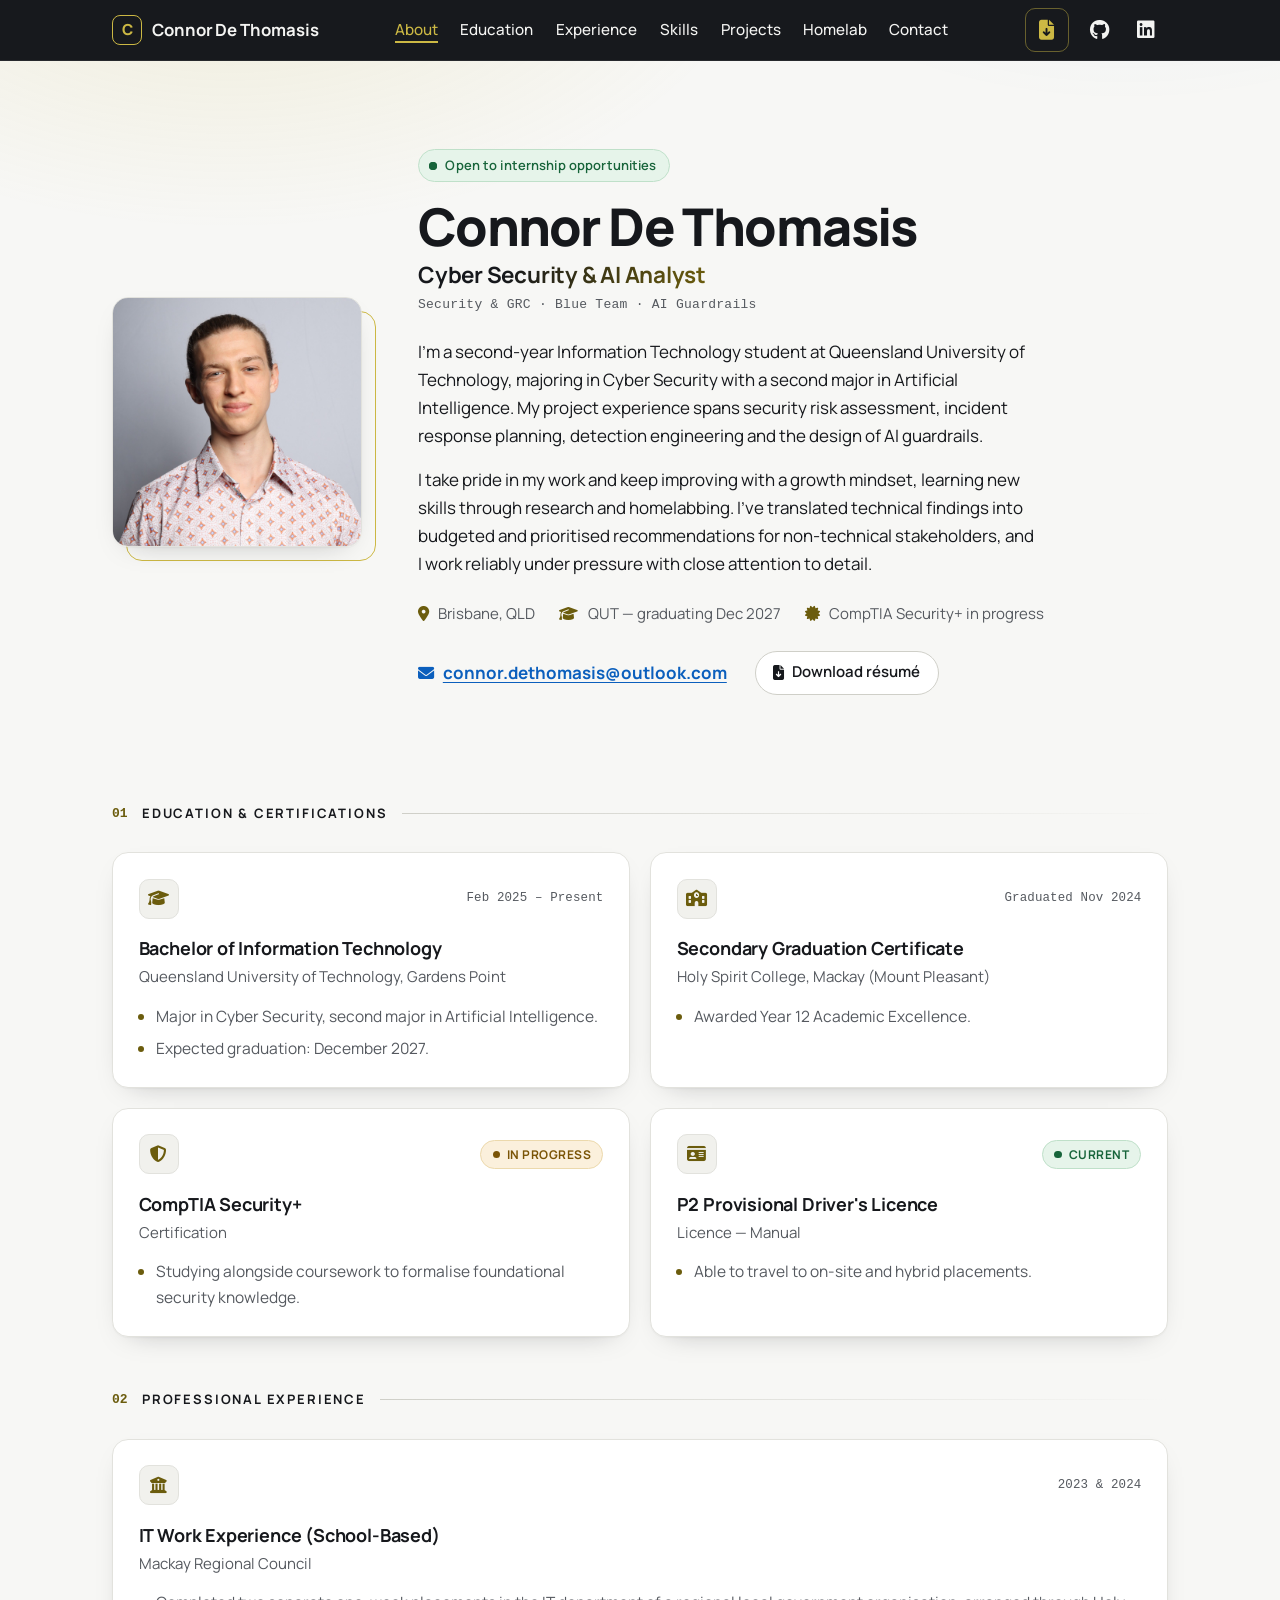
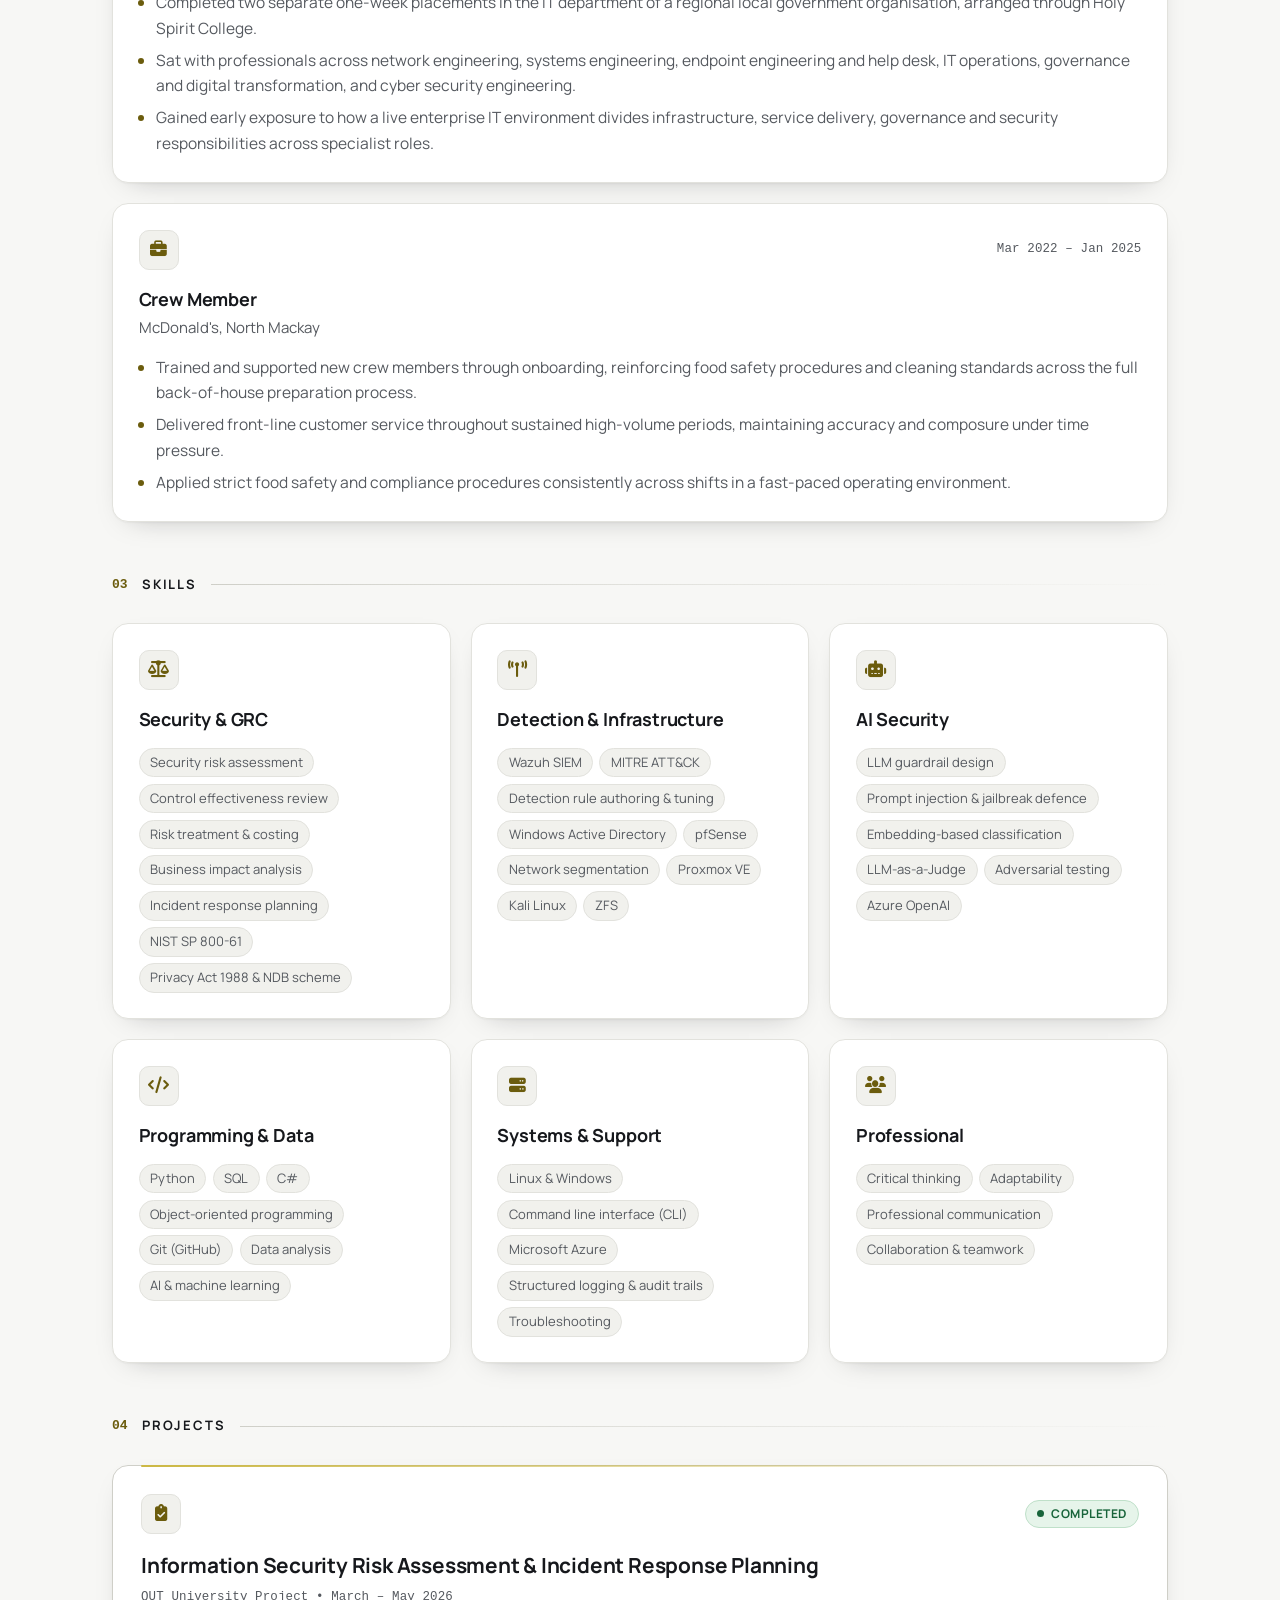
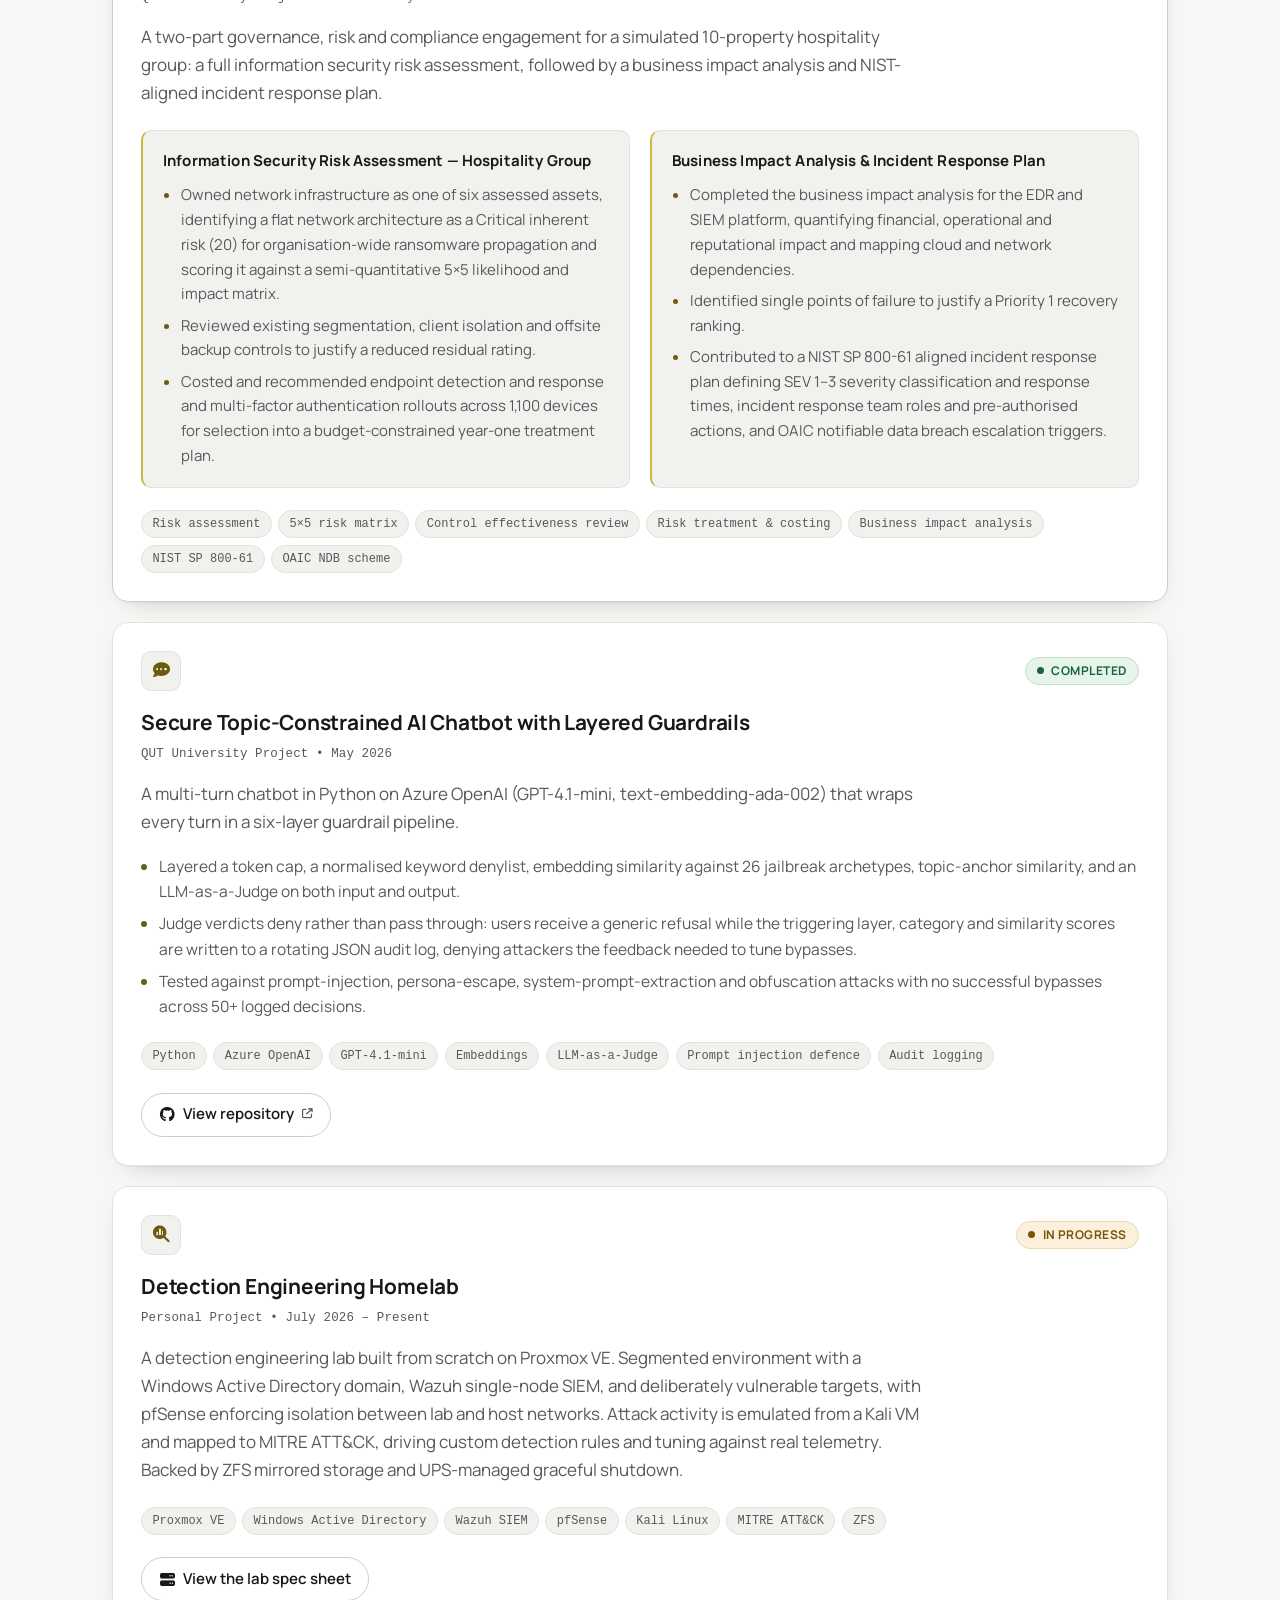
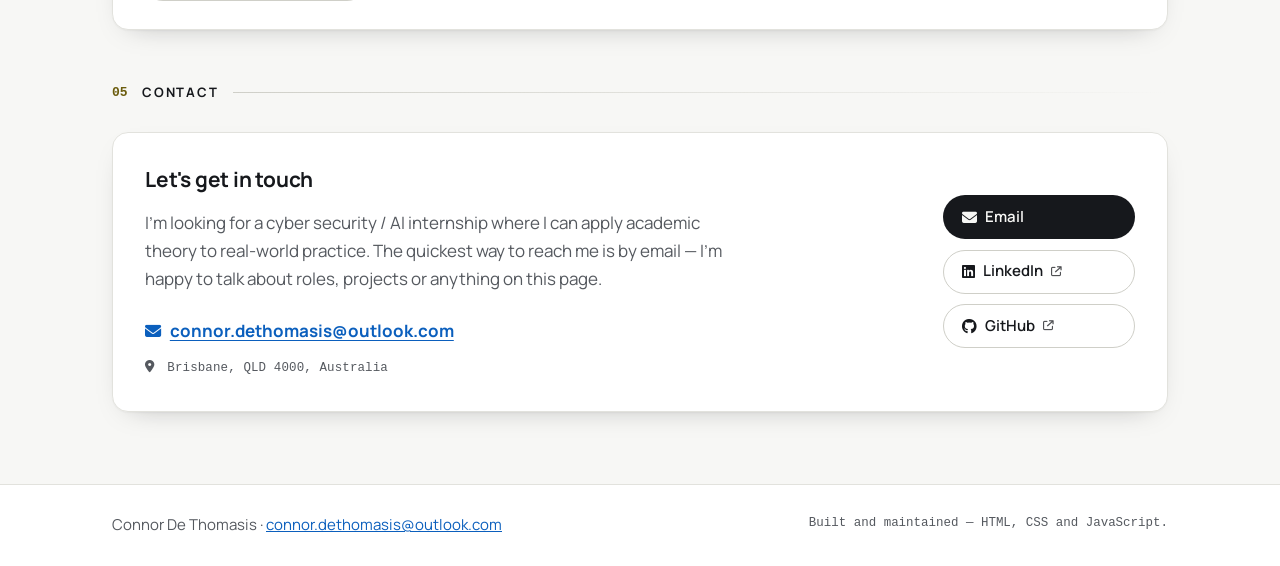
<file: index.html>
<!DOCTYPE html>
<html lang="en">

    <head>
        <meta charset="utf-8">
        <title>Connor De Thomasis — Cyber Security &amp; AI</title>
        <meta name="description" content="Personal portfolio of Connor De Thomasis, an Information Technology student at QUT majoring in Cyber Security with a second major in Artificial Intelligence.">
        <meta name="viewport" content="width=device-width, initial-scale=1">
        <meta name="theme-color" content="#17191d">

        <!-- Social preview -->
        <meta property="og:type" content="website">
        <meta property="og:title" content="Connor De Thomasis — Cyber Security &amp; AI">
        <meta property="og:description" content="Cyber Security &amp; AI student at QUT working across security risk assessment, incident response planning, detection engineering and AI guardrail design.">
        <meta property="og:url" content="https://connordethomasis.github.io">

        <!-- Inline mark, avoids a favicon request -->
        <link rel="icon" href="data:image/svg+xml,<svg xmlns='http://www.w3.org/2000/svg' viewBox='0 0 64 64'><rect width='64' height='64' rx='14' fill='%2317191d'/><text x='32' y='44' font-family='Manrope,Arial,sans-serif' font-size='34' font-weight='700' fill='%23ccb844' text-anchor='middle'>C</text></svg>">

        <!-- Typeface -->
        <link rel="preconnect" href="https://fonts.googleapis.com">
        <link rel="preconnect" href="https://fonts.gstatic.com" crossorigin>
        <link rel="stylesheet" href="https://fonts.googleapis.com/css2?family=Manrope:wght@400;500;600;700;800&display=swap">
        <!-- Styling -->
        <link rel="stylesheet" href="style.css">
        <!-- Icon Container -->
        <link rel="stylesheet" href="https://cdnjs.cloudflare.com/ajax/libs/font-awesome/6.5.1/css/all.min.css">
    </head>

    <body>

        <a class="skip-link" href="#main">Skip to main content</a>

        <!-- Navigation Bar -->

        <nav class="navbar" aria-label="Primary">
            <div class="nav-inner">
                <a class="logo" href="#about">
                    <span class="logo-mark" aria-hidden="true">C</span>
                    <span class="logo-name">Connor De Thomasis</span>
                </a>

                <button class="nav-toggle" type="button" id="nav-toggle" aria-controls="nav-menu" aria-expanded="false">
                    <i class="fa-solid fa-bars" aria-hidden="true"></i>
                    <span class="visually-hidden">Menu</span>
                </button>

                <div class="nav-menu" id="nav-menu">
                    <ul class="nav-links">
                        <li><a href="#about">About</a></li>
                        <li><a href="#education">Education</a></li>
                        <li><a href="#experience">Experience</a></li>
                        <li><a href="#skills">Skills</a></li>
                        <li><a href="#projects">Projects</a></li>
                        <li><a href="homelab.html">Homelab</a></li>
                        <li><a href="#contact">Contact</a></li>
                    </ul>

                    <div class="nav-actions">
                        <a class="nav-icon nav-icon-resume" href="assets/connor-de-thomasis-resume.pdf" download
                           title="Download résumé (PDF)" aria-label="Download résumé (PDF)">
                            <i class="fa-solid fa-file-arrow-down" aria-hidden="true"></i>
                        </a>
                        <a class="nav-icon" href="https://github.com/connordethomasis" target="_blank" rel="noopener"
                           title="GitHub" aria-label="GitHub profile (opens in a new tab)">
                            <i class="fab fa-github" aria-hidden="true"></i>
                        </a>
                        <a class="nav-icon" href="https://www.linkedin.com/in/connor-de-thomasis/" target="_blank" rel="noopener"
                           title="LinkedIn" aria-label="LinkedIn profile (opens in a new tab)">
                            <i class="fab fa-linkedin" aria-hidden="true"></i>
                        </a>
                    </div>
                </div>
            </div>
        </nav>

        <main class="page" id="main" tabindex="-1">

            <!-- About -->

            <section id="about" class="hero" aria-labelledby="about-heading">

                <div class="hero-portrait">
                    <img class="portrait" src="assets/pfp.jpg" width="600" height="600"
                         alt="Connor De Thomasis">
                </div>

                <div class="hero-text">
                    <p class="availability">
                        <span class="pulse" aria-hidden="true"></span>
                        Open to internship opportunities
                    </p>

                    <h1 id="about-heading">Connor De Thomasis</h1>
                    <p class="tagline">Cyber Security &amp; AI Analyst</p>
                    <p class="subtagline">Security &amp; GRC <span aria-hidden="true">·</span> Blue Team <span aria-hidden="true">·</span> AI Guardrails</p>

                    <p class="lede">
                        I'm a second-year Information Technology student at Queensland University of
                        Technology, majoring in Cyber Security with a second major in Artificial
                        Intelligence. My project experience spans security risk assessment, incident
                        response planning, detection engineering and the design of AI guardrails.
                    </p>
                    <p class="lede">
                        I take pride in my work and keep improving with a growth mindset, learning new
                        skills through research and homelabbing. I've translated technical findings into
                        budgeted and prioritised recommendations for non-technical stakeholders, and I work
                        reliably under pressure with close attention to detail.
                    </p>

                    <ul class="hero-facts">
                        <li><i class="fa-solid fa-location-dot" aria-hidden="true"></i> Brisbane, QLD</li>
                        <li><i class="fa-solid fa-graduation-cap" aria-hidden="true"></i> QUT — graduating Dec 2027</li>
                        <li><i class="fa-solid fa-certificate" aria-hidden="true"></i> CompTIA Security+ in progress</li>
                    </ul>

                    <div class="hero-actions">
                        <p class="email">
                            <a href="mailto:connor.dethomasis@outlook.com">
                                <i class="fas fa-envelope" aria-hidden="true"></i>
                                <span>connor.dethomasis@outlook.com</span>
                            </a>
                        </p>
                        <a class="btn btn-ghost" href="assets/connor-de-thomasis-resume.pdf" download>
                            <i class="fa-solid fa-file-arrow-down" aria-hidden="true"></i>
                            <span>Download résumé</span>
                        </a>
                    </div>
                </div>

            </section>

            <!-- Education & Certifications -->

            <section id="education" class="section" aria-labelledby="education-heading">
                <div class="section-head">
                    <span class="section-index" aria-hidden="true">01</span>
                    <h2 id="education-heading">Education &amp; Certifications</h2>
                    <span class="section-rule" aria-hidden="true"></span>
                </div>

                <div class="grid grid-2">
                    <article class="card">
                        <div class="card-top">
                            <span class="card-icon" aria-hidden="true"><i class="fa-solid fa-graduation-cap"></i></span>
                            <p class="meta">Feb 2025 – Present</p>
                        </div>
                        <h3>Bachelor of Information Technology</h3>
                        <p class="card-org">Queensland University of Technology, Gardens Point</p>
                        <ul class="bullets">
                            <li>Major in Cyber Security, second major in Artificial Intelligence.</li>
                            <li>Expected graduation: December 2027.</li>
                        </ul>
                    </article>

                    <article class="card">
                        <div class="card-top">
                            <span class="card-icon" aria-hidden="true"><i class="fa-solid fa-school"></i></span>
                            <p class="meta">Graduated Nov 2024</p>
                        </div>
                        <h3>Secondary Graduation Certificate</h3>
                        <p class="card-org">Holy Spirit College, Mackay (Mount Pleasant)</p>
                        <ul class="bullets">
                            <li>Awarded Year 12 Academic Excellence.</li>
                        </ul>
                    </article>

                    <article class="card">
                        <div class="card-top">
                            <span class="card-icon" aria-hidden="true"><i class="fa-solid fa-shield-halved"></i></span>
                            <p class="status status-wip"><span class="dot" aria-hidden="true"></span>In progress</p>
                        </div>
                        <h3>CompTIA Security+</h3>
                        <p class="card-org">Certification</p>
                        <ul class="bullets">
                            <li>Studying alongside coursework to formalise foundational security knowledge.</li>
                        </ul>
                    </article>

                    <article class="card">
                        <div class="card-top">
                            <span class="card-icon" aria-hidden="true"><i class="fa-solid fa-id-card"></i></span>
                            <p class="status status-done"><span class="dot" aria-hidden="true"></span>Current</p>
                        </div>
                        <h3>P2 Provisional Driver's Licence</h3>
                        <p class="card-org">Licence — Manual</p>
                        <ul class="bullets">
                            <li>Able to travel to on-site and hybrid placements.</li>
                        </ul>
                    </article>
                </div>
            </section>

            <!-- Professional Experience -->

            <section id="experience" class="section" aria-labelledby="experience-heading">
                <div class="section-head">
                    <span class="section-index" aria-hidden="true">02</span>
                    <h2 id="experience-heading">Professional Experience</h2>
                    <span class="section-rule" aria-hidden="true"></span>
                </div>

                <div class="grid grid-1">
                    <article class="card">
                        <div class="card-top">
                            <span class="card-icon" aria-hidden="true"><i class="fa-solid fa-building-columns"></i></span>
                            <p class="meta">2023 &amp; 2024</p>
                        </div>
                        <h3>IT Work Experience (School-Based)</h3>
                        <p class="card-org">Mackay Regional Council</p>
                        <ul class="bullets">
                            <li>Completed two separate one-week placements in the IT department of a regional local
                                government organisation, arranged through Holy Spirit College.</li>
                            <li>Sat with professionals across network engineering, systems engineering, endpoint
                                engineering and help desk, IT operations, governance and digital transformation, and
                                cyber security engineering.</li>
                            <li>Gained early exposure to how a live enterprise IT environment divides infrastructure,
                                service delivery, governance and security responsibilities across specialist roles.</li>
                        </ul>
                    </article>

                    <article class="card">
                        <div class="card-top">
                            <span class="card-icon" aria-hidden="true"><i class="fa-solid fa-briefcase"></i></span>
                            <p class="meta">Mar 2022 – Jan 2025</p>
                        </div>
                        <h3>Crew Member</h3>
                        <p class="card-org">McDonald's, North Mackay</p>
                        <ul class="bullets">
                            <li>Trained and supported new crew members through onboarding, reinforcing food safety
                                procedures and cleaning standards across the full back-of-house preparation process.</li>
                            <li>Delivered front-line customer service throughout sustained high-volume periods,
                                maintaining accuracy and composure under time pressure.</li>
                            <li>Applied strict food safety and compliance procedures consistently across shifts in a
                                fast-paced operating environment.</li>
                        </ul>
                    </article>
                </div>
            </section>

            <!-- Skills -->

            <section id="skills" class="section" aria-labelledby="skills-heading">
                <div class="section-head">
                    <span class="section-index" aria-hidden="true">03</span>
                    <h2 id="skills-heading">Skills</h2>
                    <span class="section-rule" aria-hidden="true"></span>
                </div>

                <div class="grid grid-3">
                    <article class="card card-skill">
                        <span class="card-icon" aria-hidden="true"><i class="fa-solid fa-scale-balanced"></i></span>
                        <h3>Security &amp; GRC</h3>
                        <ul class="chips">
                            <li>Security risk assessment</li>
                            <li>Control effectiveness review</li>
                            <li>Risk treatment &amp; costing</li>
                            <li>Business impact analysis</li>
                            <li>Incident response planning</li>
                            <li>NIST SP 800-61</li>
                            <li>Privacy Act 1988 &amp; NDB scheme</li>
                        </ul>
                    </article>

                    <article class="card card-skill">
                        <span class="card-icon" aria-hidden="true"><i class="fa-solid fa-tower-broadcast"></i></span>
                        <h3>Detection &amp; Infrastructure</h3>
                        <ul class="chips">
                            <li>Wazuh SIEM</li>
                            <li>MITRE ATT&amp;CK</li>
                            <li>Detection rule authoring &amp; tuning</li>
                            <li>Windows Active Directory</li>
                            <li>pfSense</li>
                            <li>Network segmentation</li>
                            <li>Proxmox VE</li>
                            <li>Kali Linux</li>
                            <li>ZFS</li>
                        </ul>
                    </article>

                    <article class="card card-skill">
                        <span class="card-icon" aria-hidden="true"><i class="fa-solid fa-robot"></i></span>
                        <h3>AI Security</h3>
                        <ul class="chips">
                            <li>LLM guardrail design</li>
                            <li>Prompt injection &amp; jailbreak defence</li>
                            <li>Embedding-based classification</li>
                            <li>LLM-as-a-Judge</li>
                            <li>Adversarial testing</li>
                            <li>Azure OpenAI</li>
                        </ul>
                    </article>

                    <article class="card card-skill">
                        <span class="card-icon" aria-hidden="true"><i class="fa-solid fa-code"></i></span>
                        <h3>Programming &amp; Data</h3>
                        <ul class="chips">
                            <li>Python</li>
                            <li>SQL</li>
                            <li>C#</li>
                            <li>Object-oriented programming</li>
                            <li>Git (GitHub)</li>
                            <li>Data analysis</li>
                            <li>AI &amp; machine learning</li>
                        </ul>
                    </article>

                    <article class="card card-skill">
                        <span class="card-icon" aria-hidden="true"><i class="fa-solid fa-server"></i></span>
                        <h3>Systems &amp; Support</h3>
                        <ul class="chips">
                            <li>Linux &amp; Windows</li>
                            <li>Command line interface (CLI)</li>
                            <li>Microsoft Azure</li>
                            <li>Structured logging &amp; audit trails</li>
                            <li>Troubleshooting</li>
                        </ul>
                    </article>

                    <article class="card card-skill">
                        <span class="card-icon" aria-hidden="true"><i class="fa-solid fa-users"></i></span>
                        <h3>Professional</h3>
                        <ul class="chips">
                            <li>Critical thinking</li>
                            <li>Adaptability</li>
                            <li>Professional communication</li>
                            <li>Collaboration &amp; teamwork</li>
                        </ul>
                    </article>
                </div>
            </section>

            <!-- Projects -->

            <section id="projects" class="section" aria-labelledby="projects-heading">
                <div class="section-head">
                    <span class="section-index" aria-hidden="true">04</span>
                    <h2 id="projects-heading">Projects</h2>
                    <span class="section-rule" aria-hidden="true"></span>
                </div>

                <div class="grid grid-1">

                    <article class="card card-project is-featured">
                        <div class="card-top">
                            <span class="card-icon" aria-hidden="true"><i class="fa-solid fa-clipboard-check"></i></span>
                            <p class="status status-done"><span class="dot" aria-hidden="true"></span>Completed</p>
                        </div>

                        <h3>Information Security Risk Assessment &amp; Incident Response Planning</h3>
                        <p class="meta">QUT University Project <span aria-hidden="true">•</span> March – May 2026</p>

                        <p class="project-summary">
                            A two-part governance, risk and compliance engagement for a simulated 10-property
                            hospitality group: a full information security risk assessment, followed by a business
                            impact analysis and NIST-aligned incident response plan.
                        </p>

                        <div class="project-parts">
                            <div class="project-part">
                                <h4>Information Security Risk Assessment — Hospitality Group</h4>
                                <ul class="bullets">
                                    <li>Owned network infrastructure as one of six assessed assets, identifying a flat
                                        network architecture as a Critical inherent risk (20) for organisation-wide
                                        ransomware propagation and scoring it against a semi-quantitative 5×5 likelihood
                                        and impact matrix.</li>
                                    <li>Reviewed existing segmentation, client isolation and offsite backup controls to
                                        justify a reduced residual rating.</li>
                                    <li>Costed and recommended endpoint detection and response and multi-factor
                                        authentication rollouts across 1,100 devices for selection into a
                                        budget-constrained year-one treatment plan.</li>
                                </ul>
                            </div>

                            <div class="project-part">
                                <h4>Business Impact Analysis &amp; Incident Response Plan</h4>
                                <ul class="bullets">
                                    <li>Completed the business impact analysis for the EDR and SIEM platform,
                                        quantifying financial, operational and reputational impact and mapping cloud and
                                        network dependencies.</li>
                                    <li>Identified single points of failure to justify a Priority 1 recovery ranking.</li>
                                    <li>Contributed to a NIST SP 800-61 aligned incident response plan defining SEV 1–3
                                        severity classification and response times, incident response team roles and
                                        pre-authorised actions, and OAIC notifiable data breach escalation triggers.</li>
                                </ul>
                            </div>
                        </div>

                        <ul class="chips chips-tech">
                            <li>Risk assessment</li>
                            <li>5×5 risk matrix</li>
                            <li>Control effectiveness review</li>
                            <li>Risk treatment &amp; costing</li>
                            <li>Business impact analysis</li>
                            <li>NIST SP 800-61</li>
                            <li>OAIC NDB scheme</li>
                        </ul>
                    </article>

                    <article class="card card-project">
                        <div class="card-top">
                            <span class="card-icon" aria-hidden="true"><i class="fa-solid fa-comment-dots"></i></span>
                            <p class="status status-done"><span class="dot" aria-hidden="true"></span>Completed</p>
                        </div>

                        <h3>Secure Topic-Constrained AI Chatbot with Layered Guardrails</h3>
                        <p class="meta">QUT University Project <span aria-hidden="true">•</span> May 2026</p>

                        <p class="project-summary">
                            A multi-turn chatbot in Python on Azure OpenAI (GPT-4.1-mini, text-embedding-ada-002)
                            that wraps every turn in a six-layer guardrail pipeline.
                        </p>

                        <ul class="bullets">
                            <li>Layered a token cap, a normalised keyword denylist, embedding similarity against 26
                                jailbreak archetypes, topic-anchor similarity, and an LLM-as-a-Judge on both input and
                                output.</li>
                            <li>Judge verdicts deny rather than pass through: users receive a generic refusal while the
                                triggering layer, category and similarity scores are written to a rotating JSON audit
                                log, denying attackers the feedback needed to tune bypasses.</li>
                            <li>Tested against prompt-injection, persona-escape, system-prompt-extraction and
                                obfuscation attacks with no successful bypasses across 50+ logged decisions.</li>
                        </ul>

                        <ul class="chips chips-tech">
                            <li>Python</li>
                            <li>Azure OpenAI</li>
                            <li>GPT-4.1-mini</li>
                            <li>Embeddings</li>
                            <li>LLM-as-a-Judge</li>
                            <li>Prompt injection defence</li>
                            <li>Audit logging</li>
                        </ul>

                        <p class="card-links">
                            <a class="btn btn-ghost" href="https://github.com/connordethomasis/secure-chatbot"
                               target="_blank" rel="noopener">
                                <i class="fab fa-github" aria-hidden="true"></i>
                                <span>View repository</span>
                                <i class="fa-solid fa-arrow-up-right-from-square link-out" aria-hidden="true"></i>
                                <span class="visually-hidden">(opens in a new tab)</span>
                            </a>
                        </p>
                    </article>

                    <article class="card card-project">
                        <div class="card-top">
                            <span class="card-icon" aria-hidden="true"><i class="fa-solid fa-magnifying-glass-chart"></i></span>
                            <p class="status status-wip"><span class="dot" aria-hidden="true"></span>In progress</p>
                        </div>

                        <h3>Detection Engineering Homelab</h3>
                        <p class="meta">Personal Project <span aria-hidden="true">•</span> July 2026 – Present</p>

                        <p class="project-summary">
                            A detection engineering lab built from scratch on Proxmox VE. Segmented environment with a
                            Windows Active Directory domain, Wazuh single-node SIEM, and deliberately vulnerable
                            targets, with pfSense enforcing isolation between lab and host networks. Attack activity is
                            emulated from a Kali VM and mapped to MITRE ATT&amp;CK, driving custom detection rules and
                            tuning against real telemetry. Backed by ZFS mirrored storage and UPS-managed graceful
                            shutdown.
                        </p>

                        <ul class="chips chips-tech">
                            <li>Proxmox VE</li>
                            <li>Windows Active Directory</li>
                            <li>Wazuh SIEM</li>
                            <li>pfSense</li>
                            <li>Kali Linux</li>
                            <li>MITRE ATT&amp;CK</li>
                            <li>ZFS</li>
                        </ul>

                        <p class="card-links">
                            <a class="btn btn-ghost" href="homelab.html">
                                <i class="fa-solid fa-server" aria-hidden="true"></i>
                                <span>View the lab spec sheet</span>
                            </a>
                        </p>
                    </article>

                </div>
            </section>

            <!-- Contact -->

            <section id="contact" class="section" aria-labelledby="contact-heading">
                <div class="section-head">
                    <span class="section-index" aria-hidden="true">05</span>
                    <h2 id="contact-heading">Contact</h2>
                    <span class="section-rule" aria-hidden="true"></span>
                </div>

                <div class="card card-contact">
                    <div class="contact-text">
                        <h3>Let's get in touch</h3>
                        <p>
                            I'm looking for a cyber security / AI internship where I can apply academic theory to
                            real-world practice. The quickest way to reach me is by email — I'm happy to talk about
                            roles, projects or anything on this page.
                        </p>
                        <p class="contact-email">
                            <a href="mailto:connor.dethomasis@outlook.com">
                                <i class="fas fa-envelope" aria-hidden="true"></i>
                                <span>connor.dethomasis@outlook.com</span>
                            </a>
                        </p>
                        <p class="meta"><i class="fa-solid fa-location-dot" aria-hidden="true"></i> Brisbane, QLD 4000, Australia</p>
                    </div>

                    <div class="contact-actions">
                        <a class="btn" href="mailto:connor.dethomasis@outlook.com">
                            <i class="fas fa-envelope" aria-hidden="true"></i>
                            <span>Email</span>
                        </a>
                        <a class="btn btn-ghost" href="https://www.linkedin.com/in/connor-de-thomasis/" target="_blank" rel="noopener">
                            <i class="fab fa-linkedin" aria-hidden="true"></i>
                            <span>LinkedIn</span>
                            <i class="fa-solid fa-arrow-up-right-from-square link-out" aria-hidden="true"></i>
                            <span class="visually-hidden">(opens in a new tab)</span>
                        </a>
                        <a class="btn btn-ghost" href="https://github.com/connordethomasis" target="_blank" rel="noopener">
                            <i class="fab fa-github" aria-hidden="true"></i>
                            <span>GitHub</span>
                            <i class="fa-solid fa-arrow-up-right-from-square link-out" aria-hidden="true"></i>
                            <span class="visually-hidden">(opens in a new tab)</span>
                        </a>
                    </div>
                </div>
            </section>

        </main>

        <footer class="site-footer">
            <div class="footer-inner">
                <p>
                    Connor De Thomasis
                    <span aria-hidden="true">·</span>
                    <a href="mailto:connor.dethomasis@outlook.com">connor.dethomasis@outlook.com</a>
                </p>
                <p class="footer-note">Built and maintained — HTML, CSS and JavaScript.</p>
            </div>
        </footer>

        <script src="script.js" defer></script>

    </body>
</html>
</file>
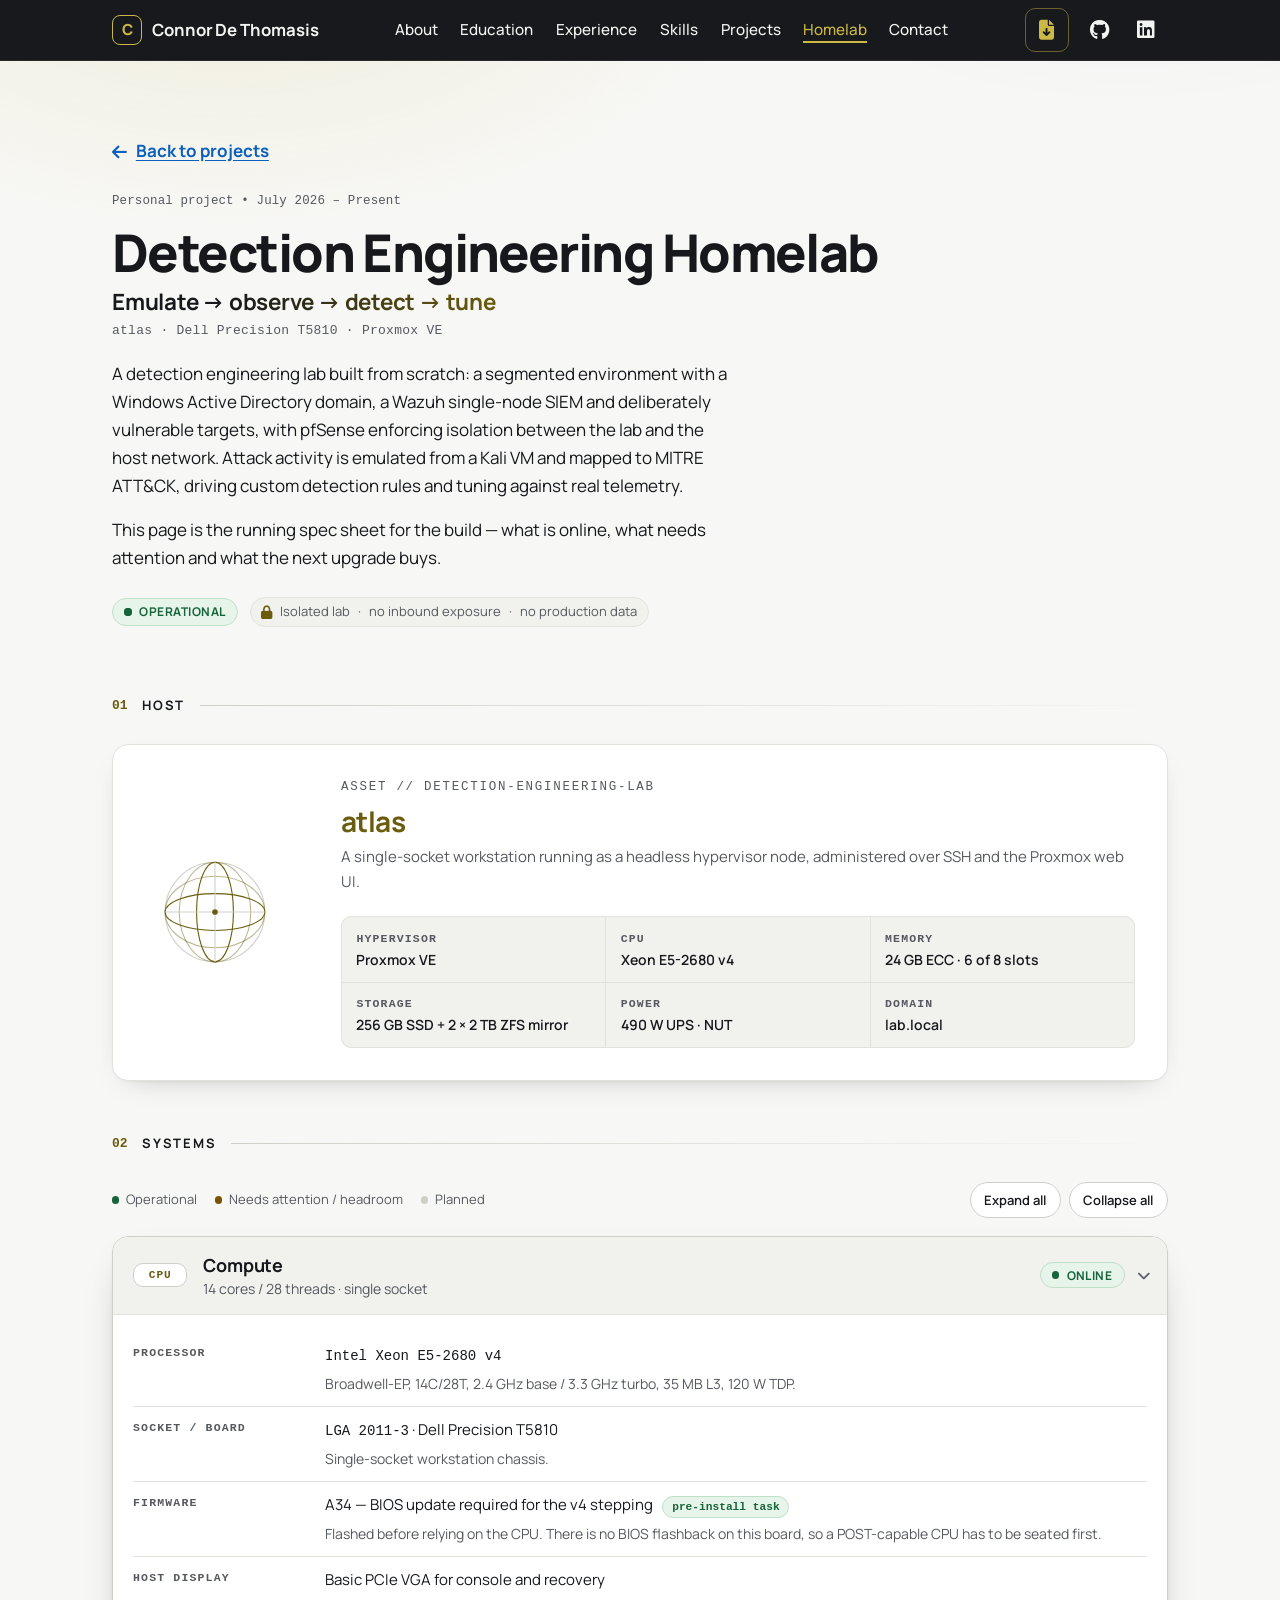
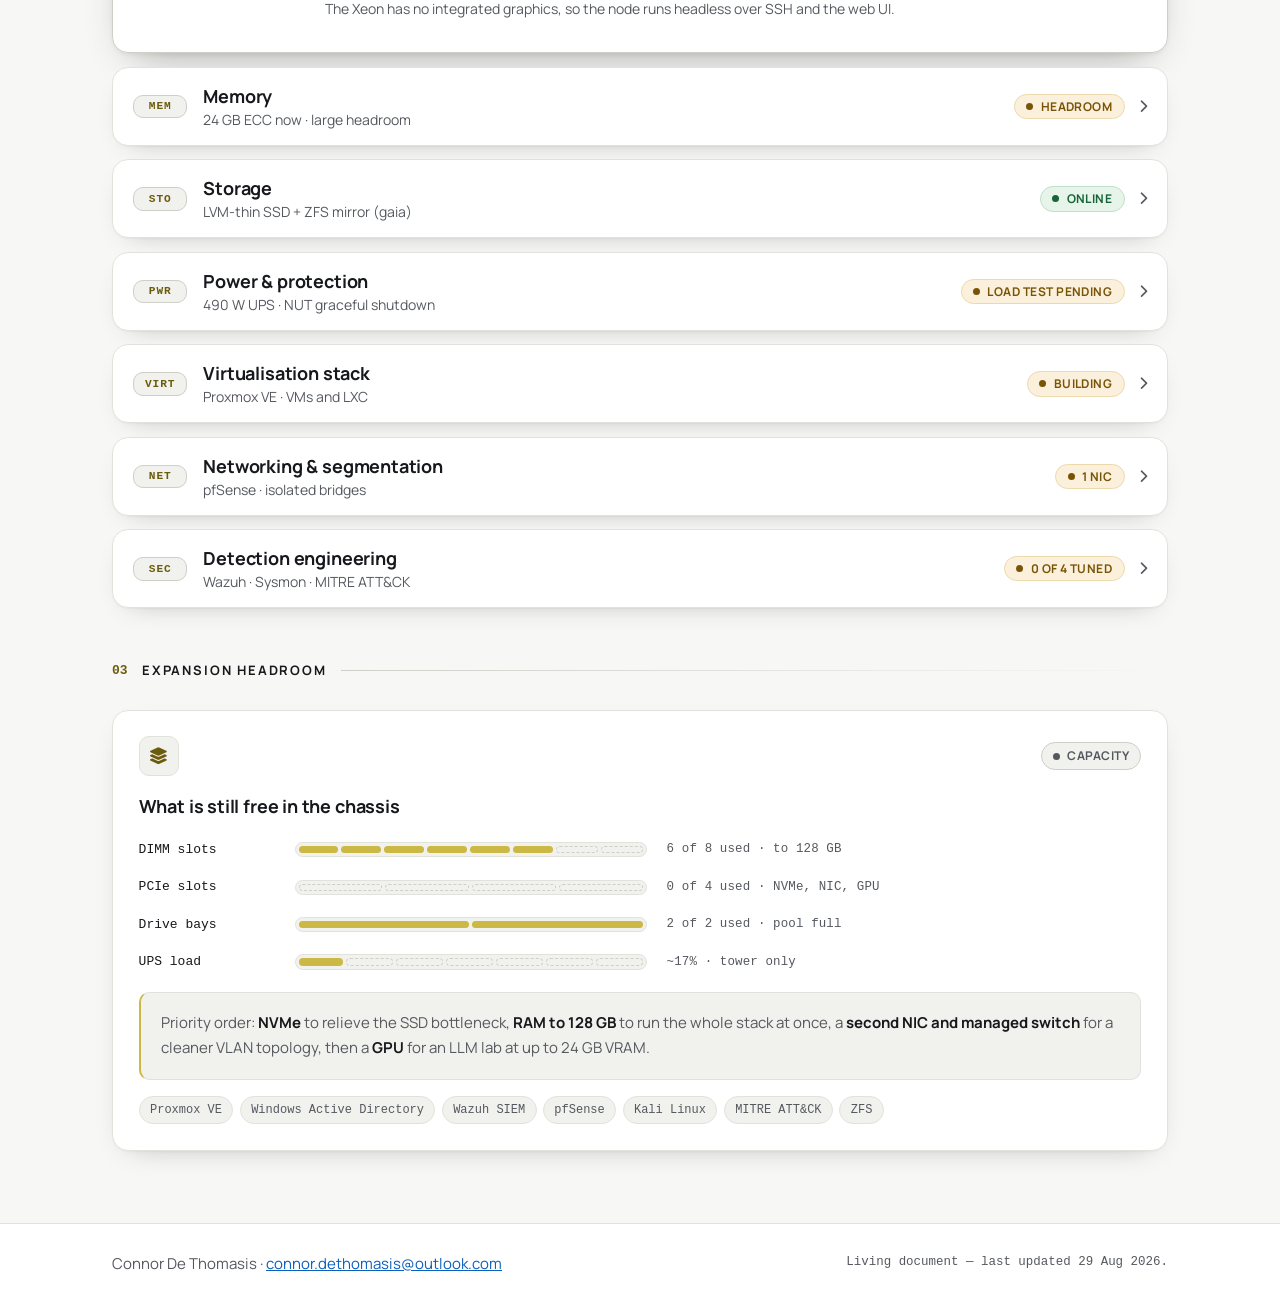
<file: homelab.html>
<!DOCTYPE html>
<html lang="en">

    <head>
        <meta charset="utf-8">
        <title>Detection Engineering Homelab — Connor De Thomasis</title>
        <meta name="description" content="Spec sheet for atlas, a from-scratch detection engineering lab built on Proxmox VE: compute, storage, power, virtualisation, network segmentation and detection coverage.">
        <meta name="viewport" content="width=device-width, initial-scale=1">
        <meta name="theme-color" content="#17191d">

        <!-- Social preview -->
        <meta property="og:type" content="article">
        <meta property="og:title" content="Detection Engineering Homelab — atlas">
        <meta property="og:description" content="A from-scratch detection engineering lab: emulate, observe, detect, tune. Full spec sheet for the host, storage, network segmentation and detection coverage.">
        <meta property="og:url" content="https://connordethomasis.github.io/homelab.html">

        <!-- Inline mark, avoids a favicon request -->
        <link rel="icon" href="data:image/svg+xml,<svg xmlns='http://www.w3.org/2000/svg' viewBox='0 0 64 64'><rect width='64' height='64' rx='14' fill='%2317191d'/><text x='32' y='44' font-family='Manrope,Arial,sans-serif' font-size='34' font-weight='700' fill='%23ccb844' text-anchor='middle'>C</text></svg>">

        <!-- Typeface -->
        <link rel="preconnect" href="https://fonts.googleapis.com">
        <link rel="preconnect" href="https://fonts.gstatic.com" crossorigin>
        <link rel="stylesheet" href="https://fonts.googleapis.com/css2?family=Manrope:wght@400;500;600;700;800&display=swap">
        <!-- Styling -->
        <link rel="stylesheet" href="style.css">
        <!-- Icon Container -->
        <link rel="stylesheet" href="https://cdnjs.cloudflare.com/ajax/libs/font-awesome/6.5.1/css/all.min.css">
    </head>

    <body>

        <a class="skip-link" href="#main">Skip to main content</a>

        <!-- Navigation Bar -->

        <nav class="navbar" aria-label="Primary">
            <div class="nav-inner">
                <a class="logo" href="index.html">
                    <span class="logo-mark" aria-hidden="true">C</span>
                    <span class="logo-name">Connor De Thomasis</span>
                </a>

                <button class="nav-toggle" type="button" id="nav-toggle" aria-controls="nav-menu" aria-expanded="false">
                    <i class="fa-solid fa-bars" aria-hidden="true"></i>
                    <span class="visually-hidden">Menu</span>
                </button>

                <div class="nav-menu" id="nav-menu">
                    <ul class="nav-links">
                        <li><a href="index.html#about">About</a></li>
                        <li><a href="index.html#education">Education</a></li>
                        <li><a href="index.html#experience">Experience</a></li>
                        <li><a href="index.html#skills">Skills</a></li>
                        <li><a href="index.html#projects">Projects</a></li>
                        <li><a class="is-current" href="homelab.html" aria-current="page">Homelab</a></li>
                        <li><a href="index.html#contact">Contact</a></li>
                    </ul>

                    <div class="nav-actions">
                        <a class="nav-icon nav-icon-resume" href="assets/connor-de-thomasis-resume.pdf" download
                           title="Download résumé (PDF)" aria-label="Download résumé (PDF)">
                            <i class="fa-solid fa-file-arrow-down" aria-hidden="true"></i>
                        </a>
                        <a class="nav-icon" href="https://github.com/connordethomasis" target="_blank" rel="noopener"
                           title="GitHub" aria-label="GitHub profile (opens in a new tab)">
                            <i class="fab fa-github" aria-hidden="true"></i>
                        </a>
                        <a class="nav-icon" href="https://www.linkedin.com/in/connor-de-thomasis/" target="_blank" rel="noopener"
                           title="LinkedIn" aria-label="LinkedIn profile (opens in a new tab)">
                            <i class="fab fa-linkedin" aria-hidden="true"></i>
                        </a>
                    </div>
                </div>
            </div>
        </nav>

        <main class="page" id="main" tabindex="-1">

            <!-- Intro -->

            <section class="lab-hero" aria-labelledby="lab-heading">
                <p class="back-link">
                    <a href="index.html#projects">
                        <i class="fa-solid fa-arrow-left" aria-hidden="true"></i>
                        <span>Back to projects</span>
                    </a>
                </p>

                <p class="meta">Personal project <span aria-hidden="true">•</span> July 2026 – Present</p>

                <h1 id="lab-heading">Detection Engineering Homelab</h1>
                <p class="tagline">Emulate <span aria-hidden="true">→</span> observe <span aria-hidden="true">→</span> detect <span aria-hidden="true">→</span> tune</p>
                <p class="subtagline">atlas <span aria-hidden="true">·</span> Dell Precision T5810 <span aria-hidden="true">·</span> Proxmox VE</p>

                <p class="lede">
                    A detection engineering lab built from scratch: a segmented environment with a Windows
                    Active Directory domain, a Wazuh single-node SIEM and deliberately vulnerable targets,
                    with pfSense enforcing isolation between the lab and the host network. Attack activity is
                    emulated from a Kali VM and mapped to MITRE ATT&amp;CK, driving custom detection rules and
                    tuning against real telemetry.
                </p>
                <p class="lede">
                    This page is the running spec sheet for the build — what is online, what needs attention
                    and what the next upgrade buys.
                </p>

                <div class="lab-badges">
                    <p class="status status-done"><span class="pulse" aria-hidden="true"></span>Operational</p>
                    <p class="lab-badge">
                        <i class="fa-solid fa-lock" aria-hidden="true"></i>
                        Isolated lab <span aria-hidden="true">·</span> no inbound exposure <span aria-hidden="true">·</span> no production data
                    </p>
                </div>
            </section>

            <!-- Host -->

            <section id="host" class="section" aria-labelledby="host-heading">
                <div class="section-head">
                    <span class="section-index" aria-hidden="true">01</span>
                    <h2 id="host-heading">Host</h2>
                    <span class="section-rule" aria-hidden="true"></span>
                </div>

                <div class="card lab-plate">
                    <div class="lab-sigil" aria-hidden="true">
                        <svg viewBox="0 0 120 120" fill="none" stroke="var(--accent-ink)" stroke-width="1">
                            <circle cx="60" cy="60" r="46" stroke="var(--rule-strong)"/>
                            <ellipse cx="60" cy="60" rx="46" ry="17"/>
                            <ellipse cx="60" cy="60" rx="46" ry="33" stroke-opacity=".45"/>
                            <ellipse cx="60" cy="60" rx="17" ry="46"/>
                            <ellipse cx="60" cy="60" rx="33" ry="46" stroke-opacity=".45"/>
                            <line x1="14" y1="60" x2="106" y2="60" stroke="var(--rule-strong)"/>
                            <line x1="60" y1="14" x2="60" y2="106" stroke="var(--rule-strong)"/>
                            <circle cx="60" cy="60" r="2.6" fill="var(--accent-ink)" stroke="none"/>
                        </svg>
                    </div>

                    <div>
                        <p class="meta lab-kicker">asset <span aria-hidden="true">//</span> detection-engineering-lab</p>
                        <h3 class="lab-host">atlas</h3>
                        <p class="card-org">
                            A single-socket workstation running as a headless hypervisor node, administered
                            over SSH and the Proxmox web UI.
                        </p>

                        <dl class="lab-vitals">
                            <div class="lab-vital"><dt>Hypervisor</dt><dd>Proxmox VE</dd></div>
                            <div class="lab-vital"><dt>CPU</dt><dd>Xeon E5-2680 v4</dd></div>
                            <div class="lab-vital"><dt>Memory</dt><dd>24 GB ECC · 6 of 8 slots</dd></div>
                            <div class="lab-vital"><dt>Storage</dt><dd>256 GB SSD + 2 × 2 TB ZFS mirror</dd></div>
                            <div class="lab-vital"><dt>Power</dt><dd>490 W UPS · NUT</dd></div>
                            <div class="lab-vital"><dt>Domain</dt><dd>lab.local</dd></div>
                        </dl>
                    </div>
                </div>
            </section>

            <!-- Systems -->

            <section id="systems" class="section" aria-labelledby="systems-heading">
                <div class="section-head">
                    <span class="section-index" aria-hidden="true">02</span>
                    <h2 id="systems-heading">Systems</h2>
                    <span class="section-rule" aria-hidden="true"></span>
                </div>

                <div class="spec-bar">
                    <ul class="hero-facts spec-legend">
                        <li><span class="dot legend-ok" aria-hidden="true"></span>Operational</li>
                        <li><span class="dot legend-wip" aria-hidden="true"></span>Needs attention / headroom</li>
                        <li><span class="dot legend-plan" aria-hidden="true"></span>Planned</li>
                    </ul>

                    <div class="spec-ctrls">
                        <button class="btn btn-ghost btn-mini" type="button" id="spec-expand">Expand all</button>
                        <button class="btn btn-ghost btn-mini" type="button" id="spec-collapse">Collapse all</button>
                    </div>
                </div>

                <!-- Compute -->
                <article class="card sys is-open">
                    <button class="sys-head" type="button" aria-expanded="true" aria-controls="sys-cpu">
                        <span class="sys-code" aria-hidden="true">CPU</span>
                        <span><span class="sys-title">Compute</span><span class="sys-sub">14 cores / 28 threads · single socket</span></span>
                        <span class="sys-stat">
                            <span class="status status-done"><span class="dot" aria-hidden="true"></span>Online</span>
                            <i class="fa-solid fa-chevron-right sys-caret" aria-hidden="true"></i>
                        </span>
                    </button>

                    <div class="sys-body-wrap"><div class="sys-body-inner"><div class="sys-body" id="sys-cpu">
                        <table class="spec">
                            <tr><th scope="row">Processor</th><td><span class="mono">Intel Xeon E5-2680 v4</span>
                                <small>Broadwell-EP, 14C/28T, 2.4 GHz base / 3.3 GHz turbo, 35 MB L3, 120 W TDP.</small></td></tr>
                            <tr><th scope="row">Socket / board</th><td><span class="mono">LGA 2011-3</span> · Dell Precision T5810
                                <small>Single-socket workstation chassis.</small></td></tr>
                            <tr><th scope="row">Firmware</th><td>A34 — BIOS update required for the v4 stepping <span class="status status-done flag">pre-install task</span>
                                <small>Flashed before relying on the CPU. There is no BIOS flashback on this board, so a
                                    POST-capable CPU has to be seated first.</small></td></tr>
                            <tr><th scope="row">Host display</th><td>Basic PCIe VGA for console and recovery
                                <small>The Xeon has no integrated graphics, so the node runs headless over SSH and the web UI.</small></td></tr>
                        </table>
                    </div></div></div>
                </article>

                <!-- Memory -->
                <article class="card sys">
                    <button class="sys-head" type="button" aria-expanded="false" aria-controls="sys-mem">
                        <span class="sys-code" aria-hidden="true">MEM</span>
                        <span><span class="sys-title">Memory</span><span class="sys-sub">24 GB ECC now · large headroom</span></span>
                        <span class="sys-stat">
                            <span class="status status-wip"><span class="dot" aria-hidden="true"></span>Headroom</span>
                            <i class="fa-solid fa-chevron-right sys-caret" aria-hidden="true"></i>
                        </span>
                    </button>

                    <div class="sys-body-wrap"><div class="sys-body-inner"><div class="sys-body" id="sys-mem">
                        <table class="spec">
                            <tr><th scope="row">Installed</th><td><span class="mono">24 GB DDR4 ECC RDIMM</span> — 6 × 4 GB, a mix of 2133 MHz and 2400 MHz
                                <small>The mixed kit clocks down to 1866 MHz across the board.</small></td></tr>
                            <tr><th scope="row">Slots</th><td>8 DIMM slots · 6 channels filled
                                <small>The current fill leaves room to move to one DIMM per channel for best speed.</small></td></tr>
                            <tr><th scope="row">Upgrade path</th><td>8 × 16 GB → 128 GB, filling every channel <span class="status status-wip flag">planned</span>
                                <small>Enough to run the full stack simultaneously. Preferably all 2400 MHz modules, with an
                                    overnight memtest86+ pass before trusting used sticks.</small></td></tr>
                            <tr><th scope="row">ZFS ARC cap</th><td><span class="mono">zfs_arc_max = 4 GB</span> <span class="status status-done flag">set</span>
                                <small>Essential at 24 GB, so ZFS caching cannot starve the guests.</small></td></tr>
                        </table>
                    </div></div></div>
                </article>

                <!-- Storage -->
                <article class="card sys">
                    <button class="sys-head" type="button" aria-expanded="false" aria-controls="sys-sto">
                        <span class="sys-code" aria-hidden="true">STO</span>
                        <span><span class="sys-title">Storage</span><span class="sys-sub">LVM-thin SSD + ZFS mirror (gaia)</span></span>
                        <span class="sys-stat">
                            <span class="status status-done"><span class="dot" aria-hidden="true"></span>Online</span>
                            <i class="fa-solid fa-chevron-right sys-caret" aria-hidden="true"></i>
                        </span>
                    </button>

                    <div class="sys-body-wrap"><div class="sys-body-inner"><div class="sys-body" id="sys-sto">
                        <table class="spec">
                            <tr><th scope="row">Boot / VM disks</th><td><span class="mono">256 GB SATA SSD</span> · LVM-thin
                                <small>Volume group <span class="mono">pve</span> → <span class="mono">pve/root</span> for the OS and
                                    <span class="mono">pve/data</span> for guest disks. The tightest constraint in the build — thin-pool
                                    headroom needs watching.</small></td></tr>
                            <tr><th scope="row">Bulk pool</th><td><span class="mono">gaia</span> — ZFS mirror, 2 × 2 TB
                                <small>WD RE4 (WD2003FYYS) at 3 Gb/s, with datasets <span class="mono">gaia/backup</span> and
                                    <span class="mono">gaia/iso</span>. A mirror survives a dead disk, not an <span class="mono">rm</span> —
                                    snapshots are not backups.</small></td></tr>
                            <tr><th scope="row">Pool geometry</th><td><span class="mono">ashift=12 · compression=lz4 · atime=off</span> <span class="status status-done flag">set</span>
                                <small>ashift is permanent, and 12 keeps future 4Kn replacements drop-in.</small></td></tr>
                            <tr><th scope="row">Data integrity</th><td>Monthly scrub · SMART long test · ZED email alerts <span class="status status-wip flag">verify</span>
                                <small>Given the age of the drives, confirm the scrub cron covers gaia and that a degraded-pool
                                    email actually sends.</small></td></tr>
                            <tr><th scope="row">Highest-value upgrade</th><td>1 TB NVMe on a PCIe adapter <span class="status status-wip flag">planned</span>
                                <small>Boot stays on the SATA SSD and guest disks move to NVMe — the single best ~$80 in the build.</small></td></tr>
                        </table>
                    </div></div></div>
                </article>

                <!-- Power -->
                <article class="card sys">
                    <button class="sys-head" type="button" aria-expanded="false" aria-controls="sys-pwr">
                        <span class="sys-code" aria-hidden="true">PWR</span>
                        <span><span class="sys-title">Power &amp; protection</span><span class="sys-sub">490 W UPS · NUT graceful shutdown</span></span>
                        <span class="sys-stat">
                            <span class="status status-wip"><span class="dot" aria-hidden="true"></span>Load test pending</span>
                            <i class="fa-solid fa-chevron-right sys-caret" aria-hidden="true"></i>
                        </span>
                    </button>

                    <div class="sys-body-wrap"><div class="sys-body-inner"><div class="sys-body" id="sys-pwr">
                        <table class="spec">
                            <tr><th scope="row">PSU</th><td><span class="mono">Dell 685 W</span> (DP/N 0VYRCP) · active PFC</td></tr>
                            <tr><th scope="row">UPS</th><td><span class="mono">ION F10 · 850 VA / 490 W</span> · simulated sine
                                <small>The vendor states APFC support, and sizing is comfortable at roughly 17% load at idle
                                    with the tower alone on battery.</small></td></tr>
                            <tr><th scope="row">Open question</th><td>Stepped waveform against an active-PFC PSU <span class="status status-wip flag">test under load</span>
                                <small>Transfer-test at real load with stress-ng, both directions, 5–10 cycles. A clean idle
                                    transfer is not proof; PFC stages fault hardest when busy.</small></td></tr>
                            <tr><th scope="row">Auto shutdown</th><td>NUT on Proxmox over the USB link
                                <small>Likely <span class="mono">nutdrv_qx</span> (Voltronic/Megatec class). Trigger on remaining
                                    runtime of about 8 minutes rather than battery percentage, which these units report poorly.</small></td></tr>
                            <tr><th scope="row">On battery</th><td>Tower only <span class="status status-done flag">current</span>
                                <small>The monitor sits on surge-only. Guest shutdown order is set so the domain controller
                                    flushes before the host powers off.</small></td></tr>
                            <tr><th scope="row">Planned on battery</th><td>Modem · router · switch <span class="status status-wip flag">planned</span>
                                <small>Roughly 20–30 W combined. Adding them keeps the network up through brief outages and
                                    barely dents runtime.</small></td></tr>
                        </table>
                    </div></div></div>
                </article>

                <!-- Virtualisation -->
                <article class="card sys">
                    <button class="sys-head" type="button" aria-expanded="false" aria-controls="sys-virt">
                        <span class="sys-code" aria-hidden="true">VIRT</span>
                        <span><span class="sys-title">Virtualisation stack</span><span class="sys-sub">Proxmox VE · VMs and LXC</span></span>
                        <span class="sys-stat">
                            <span class="status status-wip"><span class="dot" aria-hidden="true"></span>Building</span>
                            <i class="fa-solid fa-chevron-right sys-caret" aria-hidden="true"></i>
                        </span>
                    </button>

                    <div class="sys-body-wrap"><div class="sys-body-inner"><div class="sys-body" id="sys-virt">
                        <table class="spec">
                            <tr><th scope="row">Domain controller</th><td>Windows Server · <span class="mono">lab.local</span>
                                <small>AD DS and DNS — the attack surface for the detection loop.</small></td></tr>
                            <tr><th scope="row">Domain client</th><td>Windows, joined to <span class="mono">lab.local</span></td></tr>
                            <tr><th scope="row">Attacker</th><td>Kali Linux
                                <small>Impacket, Rubeus and hashcat for technique emulation.</small></td></tr>
                            <tr><th scope="row">SIEM</th><td>Wazuh single-node
                                <small>Around 8 GB and 4 cores is realistic; the indexer heap is the real RAM cost. ISM
                                    retention set early.</small></td></tr>
                            <tr><th scope="row">Targets</th><td>OWASP Juice Shop · DVWA</td></tr>
                            <tr><th scope="row">Containers</th><td>Pi-hole and supporting services in LXC
                                <small>Unprivileged LXC over VMs to save RAM. Community scripts are fine for plumbing; the
                                    security path is hand-built.</small></td></tr>
                        </table>

                        <p class="note">
                            At 24 GB the lab runs a slice at a time, snapshotting or stopping idle guests. At 128 GB the
                            whole stack runs at once.
                        </p>
                    </div></div></div>
                </article>

                <!-- Network -->
                <article class="card sys">
                    <button class="sys-head" type="button" aria-expanded="false" aria-controls="sys-net">
                        <span class="sys-code" aria-hidden="true">NET</span>
                        <span><span class="sys-title">Networking &amp; segmentation</span><span class="sys-sub">pfSense · isolated bridges</span></span>
                        <span class="sys-stat">
                            <span class="status status-wip"><span class="dot" aria-hidden="true"></span>1 NIC</span>
                            <i class="fa-solid fa-chevron-right sys-caret" aria-hidden="true"></i>
                        </span>
                    </button>

                    <div class="sys-body-wrap"><div class="sys-body-inner"><div class="sys-body" id="sys-net">
                        <table class="spec">
                            <tr><th scope="row">Physical</th><td>1 × onboard gigabit
                                <small>The home router stays the real internet path; pfSense is a lab-internal gateway, not the
                                    house router.</small></td></tr>
                            <tr><th scope="row">Gateway</th><td>pfSense on an isolated bridge (<span class="mono">vmbr1</span>, no physical port)
                                <small>NATs the lab outbound for updates.</small></td></tr>
                            <tr><th scope="row">Segments</th><td>Attacker LAN · Victim LAN
                                <small>Rules permit attacker → victim and deny lab → home LAN.</small></td></tr>
                            <tr><th scope="row">Isolation gate</th><td>Verify the lab cannot route to the home LAN <span class="status status-wip flag">before targets go live</span></td></tr>
                            <tr><th scope="row">Upgrade path</th><td>Intel i350-T4 NIC · managed switch for VLANs <span class="status status-wip flag">planned</span></td></tr>
                        </table>
                    </div></div></div>
                </article>

                <!-- Detection -->
                <article class="card sys">
                    <button class="sys-head" type="button" aria-expanded="false" aria-controls="sys-sec">
                        <span class="sys-code" aria-hidden="true">SEC</span>
                        <span><span class="sys-title">Detection engineering</span><span class="sys-sub">Wazuh · Sysmon · MITRE ATT&amp;CK</span></span>
                        <span class="sys-stat">
                            <span class="status status-wip"><span class="dot" aria-hidden="true"></span>0 of 4 tuned</span>
                            <i class="fa-solid fa-chevron-right sys-caret" aria-hidden="true"></i>
                        </span>
                    </button>

                    <div class="sys-body-wrap"><div class="sys-body-inner"><div class="sys-body" id="sys-sec">
                        <table class="spec">
                            <tr><th scope="row">Telemetry</th><td>Sysmon (SwiftOnSecurity baseline) → Wazuh agent → indexer
                                <small>Sysmon-fed detection is far stronger than raw Windows logs.</small></td></tr>
                            <tr><th scope="row">Framework</th><td>MITRE ATT&amp;CK — every technique mapped by ID</td></tr>
                            <tr><th scope="row">Kerberoasting</th><td><span class="mono">T1558.003</span> · rule 100200 plus a volumetric rule <span class="status status-wip flag">planned</span>
                                <small>The 4769 RC4 tell, with machine-account noise tuned out and an AES-evasion backstop.</small></td></tr>
                            <tr><th scope="row">DCSync</th><td><span class="mono">T1003.006</span> <span class="status status-wip flag">planned</span></td></tr>
                            <tr><th scope="row">LSASS access</th><td><span class="mono">T1003.001</span> <span class="status status-wip flag">planned</span></td></tr>
                            <tr><th scope="row">Password spray</th><td><span class="mono">T1110.003</span> <span class="status status-wip flag">planned</span></td></tr>
                        </table>

                        <p class="note">
                            The loop — emulate, find the telemetry, write the rule, then <b>tune against legitimate
                            activity</b> — is the point of the lab. The tuning is what signals real skill.
                        </p>
                    </div></div></div>
                </article>
            </section>

            <!-- Expansion -->

            <section id="expansion" class="section" aria-labelledby="expansion-heading">
                <div class="section-head">
                    <span class="section-index" aria-hidden="true">03</span>
                    <h2 id="expansion-heading">Expansion headroom</h2>
                    <span class="section-rule" aria-hidden="true"></span>
                </div>

                <div class="card lab-expansion">
                    <div class="card-top">
                        <span class="card-icon" aria-hidden="true"><i class="fa-solid fa-layer-group"></i></span>
                        <p class="status status-plan"><span class="dot" aria-hidden="true"></span>Capacity</p>
                    </div>

                    <h3>What is still free in the chassis</h3>

                    <ul class="slots">
                        <li class="slot">
                            <span class="slot-label">DIMM slots</span>
                            <span class="meter" aria-hidden="true">
                                <span class="pip pip-used"></span><span class="pip pip-used"></span><span class="pip pip-used"></span>
                                <span class="pip pip-used"></span><span class="pip pip-used"></span><span class="pip pip-used"></span>
                                <span class="pip pip-free"></span><span class="pip pip-free"></span>
                            </span>
                            <span class="meta">6 of 8 used · to 128 GB</span>
                        </li>
                        <li class="slot">
                            <span class="slot-label">PCIe slots</span>
                            <span class="meter" aria-hidden="true">
                                <span class="pip pip-free"></span><span class="pip pip-free"></span>
                                <span class="pip pip-free"></span><span class="pip pip-free"></span>
                            </span>
                            <span class="meta">0 of 4 used · NVMe, NIC, GPU</span>
                        </li>
                        <li class="slot">
                            <span class="slot-label">Drive bays</span>
                            <span class="meter" aria-hidden="true">
                                <span class="pip pip-used"></span><span class="pip pip-used"></span>
                            </span>
                            <span class="meta">2 of 2 used · pool full</span>
                        </li>
                        <li class="slot">
                            <span class="slot-label">UPS load</span>
                            <span class="meter" aria-hidden="true">
                                <span class="pip pip-used"></span><span class="pip pip-free"></span><span class="pip pip-free"></span>
                                <span class="pip pip-free"></span><span class="pip pip-free"></span><span class="pip pip-free"></span>
                                <span class="pip pip-free"></span>
                            </span>
                            <span class="meta">~17% · tower only</span>
                        </li>
                    </ul>

                    <p class="note">
                        Priority order: <b>NVMe</b> to relieve the SSD bottleneck, <b>RAM to 128 GB</b> to run the whole
                        stack at once, a <b>second NIC and managed switch</b> for a cleaner VLAN topology, then a
                        <b>GPU</b> for an LLM lab at up to 24 GB VRAM.
                    </p>

                    <ul class="chips chips-tech">
                        <li>Proxmox VE</li>
                        <li>Windows Active Directory</li>
                        <li>Wazuh SIEM</li>
                        <li>pfSense</li>
                        <li>Kali Linux</li>
                        <li>MITRE ATT&amp;CK</li>
                        <li>ZFS</li>
                    </ul>
                </div>
            </section>

        </main>

        <footer class="site-footer">
            <div class="footer-inner">
                <p>
                    Connor De Thomasis
                    <span aria-hidden="true">·</span>
                    <a href="mailto:connor.dethomasis@outlook.com">connor.dethomasis@outlook.com</a>
                </p>
                <p class="footer-note">Living document — last updated 29 Aug 2026.</p>
            </div>
        </footer>

        <script src="script.js" defer></script>

    </body>
</html>
</file>
<file: style.css>
/* =========================================================
   Tokens
   ========================================================= */

:root {
  --container: 1120px;
  --gutter: 3.5rem;
  --radius: 16px;
  --radius-sm: 10px;

  --ink: #16181c;
  --ink-muted: #55595f;
  --bg: #f7f7f5;
  --surface: #ffffff;
  --surface-2: #f1f1ed;
  --bar: #17191d;
  --bar-ink: #f4f4f2;

  --accent: #ccb844;        /* decorative: rules, dark-surface text, hover */
  --accent-ink: #6b5c0d;    /* text-safe gold on light surfaces */
  --accent-soft: rgba(204, 184, 68, 0.16);
  --link: #0b5fbd;
  --rule: #e2e2dd;
  --rule-strong: #cfcfc8;

  --ok-bg: #e6f4ea;
  --ok-border: #bfe0c9;
  --ok-ink: #17643a;
  --wip-bg: #fbf0dc;
  --wip-border: #ecd9ac;
  --wip-ink: #7a5406;

  --shadow: 0 1px 2px rgba(16, 18, 22, 0.04), 0 10px 28px -18px rgba(16, 18, 22, 0.35);
  --shadow-lift: 0 2px 4px rgba(16, 18, 22, 0.05), 0 18px 40px -22px rgba(16, 18, 22, 0.45);

  --font: 'Manrope', system-ui, -apple-system, 'Segoe UI', Roboto, Helvetica, Arial, sans-serif;
  --mono: ui-monospace, SFMono-Regular, 'SF Mono', Consolas, 'Liberation Mono', Menlo, monospace;
}

@media (prefers-color-scheme: dark) {
  :root {
    --ink: #ecedf0;
    --ink-muted: #a2a8b2;
    --bg: #0e1013;
    --surface: #16181c;
    --surface-2: #1e2127;
    --bar: #101216;
    --bar-ink: #f0f0ee;

    --accent: #d9c452;
    --accent-ink: #d9c452;
    --accent-soft: rgba(217, 196, 82, 0.14);
    --link: #7fb3f5;
    --rule: #272b32;
    --rule-strong: #363b44;

    --ok-bg: rgba(70, 200, 130, 0.12);
    --ok-border: rgba(70, 200, 130, 0.32);
    --ok-ink: #6ed99b;
    --wip-bg: rgba(230, 185, 70, 0.12);
    --wip-border: rgba(230, 185, 70, 0.32);
    --wip-ink: #e8c46a;

    --shadow: 0 1px 2px rgba(0, 0, 0, 0.4), 0 10px 28px -18px rgba(0, 0, 0, 0.9);
    --shadow-lift: 0 2px 4px rgba(0, 0, 0, 0.45), 0 18px 40px -22px rgba(0, 0, 0, 1);
  }
}

/* =========================================================
   Base
   ========================================================= */

*,
*::before,
*::after {
  box-sizing: border-box;
}

body {
  margin: 0;
  font-family: var(--font);
  font-size: 1.0625rem;
  font-weight: 400;
  line-height: 1.65;
  color: var(--ink);
  background: var(--bg);
  overflow-wrap: break-word;
  -webkit-font-smoothing: antialiased;
}

/* Soft glow behind the top of the page, sits under all content */
body::before {
  content: '';
  position: fixed;
  inset: -20vh 0 auto 0;
  height: 90vh;
  z-index: -1;
  pointer-events: none;
  background:
    radial-gradient(60% 55% at 18% 12%, var(--accent-soft), transparent 70%),
    radial-gradient(50% 50% at 88% 0%, rgba(11, 95, 189, 0.08), transparent 70%);
}

p {
  margin: 1rem 0;
}

a {
  color: var(--link);
}

h1,
h2,
h3,
h4 {
  margin: 0;
}

img {
  max-width: 100%;
}

.visually-hidden {
  position: absolute;
  width: 1px;
  height: 1px;
  margin: -1px;
  padding: 0;
  overflow: hidden;
  clip-path: inset(50%);
  white-space: nowrap;
}

/* WCAG 2.2 — 2.4.7 Focus Visible, 2.4.13 Focus Appearance.
   Outlines clear 3:1 against the surface behind them. */
a:focus-visible,
button:focus-visible,
main:focus-visible {
  outline: 3px solid var(--ink);
  outline-offset: 2px;
  border-radius: 4px;
}

.navbar a:focus-visible,
.navbar button:focus-visible {
  outline-color: var(--accent);
}

main:focus-visible {
  outline-offset: -3px;
}

/* WCAG 2.2 — 2.4.1 Bypass Blocks */
.skip-link {
  position: absolute;
  left: 1rem;
  top: 1rem;
  z-index: 30;
  padding: 0.5rem 1rem;
  background: var(--surface);
  color: var(--ink);
  border: 2px solid var(--ink);
  border-radius: 4px;
  transform: translateY(-400%);
}

.skip-link:focus {
  transform: translateY(0);
}

/* =========================================================
   Navigation
   ========================================================= */

.navbar {
  position: sticky;
  top: 0;
  z-index: 20;
  background-color: var(--bar);
  border-bottom: 1px solid rgba(255, 255, 255, 0.07);
  transition: transform 0.25s ease;
}

.navbar.is-hidden {
  transform: translateY(-100%);
}

.nav-inner {
  position: relative;
  display: flex;
  align-items: center;
  justify-content: space-between;
  gap: 0.5rem 2rem;
  max-width: var(--container);
  margin: 0 auto;
  padding: 0.5rem 2rem;
}

.logo {
  display: inline-flex;
  align-items: center;
  gap: 0.6rem;
  min-height: 2.75rem;
  color: var(--bar-ink);
  font-size: 1.05rem;
  font-weight: 700;
  letter-spacing: -0.005em;
  text-decoration: none;
  white-space: nowrap;
}

.logo-mark {
  display: inline-flex;
  align-items: center;
  justify-content: center;
  width: 1.9rem;
  height: 1.9rem;
  border: 1.5px solid var(--accent);
  border-radius: 8px;
  color: var(--accent);
  font-size: 0.95rem;
  font-weight: 800;
  line-height: 1;
}

.logo:hover .logo-mark {
  background: var(--accent);
  color: var(--bar);
}

/* Desktop: the wrapper collapses so its children lay out on the nav row */
.nav-menu {
  display: contents;
}

.nav-toggle {
  display: none;
}

.nav-links {
  display: flex;
  align-items: center;
  gap: 1.1rem;
  list-style: none;
  margin: 0;
  padding: 0;
}

.nav-links a,
.nav-icon {
  display: inline-flex;
  align-items: center;
  justify-content: center;
  min-width: 2.75rem;
  min-height: 2.75rem;
  color: var(--bar-ink);
  text-decoration: none;
}

.nav-links a {
  position: relative;
  padding: 0 0.15rem;
  font-size: 0.95rem;
  font-weight: 500;
}

/* Underline grows from the centre, doubles as the scroll-spy marker */
.nav-links a::after {
  content: '';
  position: absolute;
  left: 50%;
  right: 50%;
  bottom: 0.55rem;
  height: 2px;
  background: var(--accent);
  transition: left 0.2s ease, right 0.2s ease;
}

.nav-links a:hover::after,
.nav-links a.is-current::after {
  left: 0.15rem;
  right: 0.15rem;
}

.nav-links a:hover,
.nav-links a.is-current,
.nav-icon:hover {
  color: var(--accent);
}

.nav-actions {
  display: flex;
  align-items: center;
  gap: 0.15rem;
}

.nav-icon {
  font-size: 1.25rem;
  border-radius: 10px;
  transition: transform 0.2s ease, color 0.2s ease, background-color 0.2s ease;
}

.nav-icon:hover {
  transform: translateY(-1px);
  background: rgba(255, 255, 255, 0.06);
}

/* The résumé download reads as the one call to action in the bar */
.nav-icon-resume {
  margin-right: 0.4rem;
  color: var(--accent);
  border: 1px solid rgba(204, 184, 68, 0.45);
}

.nav-icon-resume:hover {
  background: var(--accent);
  color: var(--bar);
}

/* =========================================================
   Page shell
   ========================================================= */

.page {
  max-width: var(--container);
  margin: 0 auto;
  padding: 4rem 2rem 4.5rem;
}

.page:focus {
  outline: none;
}

.hero,
.section {
  scroll-margin-top: 5.5rem; /* clears the sticky bar on anchor jumps */
}

.section {
  padding-top: 3.25rem;
}

/* --- Section headers: index, title, trailing rule --- */

.section-head {
  display: flex;
  align-items: center;
  gap: 0.9rem;
  margin-bottom: 1.75rem;
}

.section-index {
  font-family: var(--mono);
  font-size: 0.8125rem;
  font-weight: 600;
  color: var(--accent-ink);
}

h2 {
  font-size: 0.8125rem;
  font-weight: 700;
  letter-spacing: 0.14em;
  text-transform: uppercase;
  color: var(--ink);
  white-space: nowrap;
}

.section-rule {
  flex: 1;
  height: 1px;
  background: linear-gradient(to right, var(--rule-strong), transparent);
}

/* =========================================================
   Hero
   ========================================================= */

.hero {
  display: grid;
  grid-template-columns: minmax(0, 250px) minmax(0, 1fr);
  gap: 0 var(--gutter);
  align-items: center;
  padding: 1.5rem 0 3.5rem;
}

.hero-portrait {
  position: relative;
}

/* Offset outline behind the portrait */
.hero-portrait::before {
  content: '';
  position: absolute;
  inset: 0;
  translate: 14px 14px;
  border: 1.5px solid var(--accent);
  border-radius: var(--radius);
}

.portrait {
  position: relative;
  display: block;
  width: 100%;
  height: auto;
  aspect-ratio: 1;
  object-fit: cover;
  border-radius: var(--radius);
  border: 1px solid var(--rule);
  box-shadow: var(--shadow);
}

.hero-text > :first-child {
  margin-top: 0;
}

.hero-text > :last-child {
  margin-bottom: 0;
}

.availability {
  display: inline-flex;
  align-items: center;
  gap: 0.5rem;
  margin: 0 0 1.1rem;
  padding: 0.3rem 0.8rem 0.3rem 0.65rem;
  border: 1px solid var(--ok-border);
  border-radius: 999px;
  background: var(--ok-bg);
  color: var(--ok-ink);
  font-size: 0.8125rem;
  font-weight: 600;
  letter-spacing: 0.01em;
}

.pulse {
  position: relative;
  width: 0.5rem;
  height: 0.5rem;
  border-radius: 50%;
  background: currentColor;
}

.pulse::after {
  content: '';
  position: absolute;
  inset: 0;
  border-radius: 50%;
  background: currentColor;
  animation: pulse 2.4s ease-out infinite;
}

@keyframes pulse {
  0% { opacity: 0.6; transform: scale(1); }
  100% { opacity: 0; transform: scale(3); }
}

h1 {
  margin-bottom: 0.35rem;
  font-size: clamp(2.25rem, 1.55rem + 2.4vw, 3.25rem);
  font-weight: 800;
  line-height: 1.05;
  letter-spacing: -0.03em;
}

.tagline {
  margin: 0;
  font-size: clamp(1.15rem, 1rem + 0.6vw, 1.4rem);
  font-weight: 700;
  line-height: 1.3;
  letter-spacing: -0.01em;
  background: linear-gradient(100deg, var(--ink) 30%, var(--accent-ink));
  -webkit-background-clip: text;
  background-clip: text;
  color: transparent;
  width: fit-content;
}

.subtagline {
  margin: 0.3rem 0 1.4rem;
  font-family: var(--mono);
  font-size: 0.8125rem;
  letter-spacing: 0.02em;
  color: var(--ink-muted);
}

/* Keeps the intro at a readable line length */
.lede {
  max-width: 62ch;
}

.hero-facts {
  display: flex;
  flex-wrap: wrap;
  gap: 0.5rem 1.5rem;
  margin: 1.5rem 0 0;
  padding: 0;
  list-style: none;
  font-size: 0.9375rem;
  color: var(--ink-muted);
}

.hero-facts i {
  margin-right: 0.4rem;
  color: var(--accent-ink);
}

.hero-actions {
  display: flex;
  flex-wrap: wrap;
  align-items: center;
  gap: 0.85rem 1.75rem;
  margin-top: 1.5rem;
}

.email {
  margin: 0;
}

.email a,
.contact-email a,
.back-link a {
  display: inline-flex;
  align-items: center;
  gap: 0.55rem;
  min-height: 2.25rem;
  font-weight: 700;
  text-decoration: none;
}

.email a .fa-envelope,
.contact-email a .fa-envelope {
  font-size: 0.95em;
}

.email a span,
.contact-email a span,
.back-link a span {
  text-decoration: underline;
  text-underline-offset: 0.16em;
}

.email a:hover span,
.contact-email a:hover span,
.back-link a:hover span {
  text-decoration-thickness: 2px;
}

/* =========================================================
   Buttons
   ========================================================= */

.btn {
  display: inline-flex;
  align-items: center;
  gap: 0.5rem;
  min-height: 2.75rem;
  padding: 0.5rem 1.1rem;
  border: 1px solid transparent;
  border-radius: 999px;
  background: var(--ink);
  color: var(--bg);
  font-size: 0.9375rem;
  font-weight: 600;
  text-decoration: none;
  transition: transform 0.2s ease, box-shadow 0.2s ease, background-color 0.2s ease, border-color 0.2s ease, color 0.2s ease;
}

/* <button> needs what an <a> inherits for free */
button.btn {
  font-family: inherit;
  cursor: pointer;
}

.btn:hover {
  transform: translateY(-2px);
  box-shadow: var(--shadow);
}

.btn-ghost {
  background: var(--surface);
  border-color: var(--rule-strong);
  color: var(--ink);
}

.btn-ghost:hover {
  border-color: var(--accent-ink);
  color: var(--accent-ink);
}

.link-out {
  font-size: 0.7em;
  opacity: 0.75;
}

/* =========================================================
   Cards
   ========================================================= */

.grid {
  display: grid;
  gap: 1.25rem;
}

.grid-1 {
  grid-template-columns: minmax(0, 1fr);
}

.grid-2 {
  grid-template-columns: repeat(2, minmax(0, 1fr));
}

.grid-3 {
  grid-template-columns: repeat(3, minmax(0, 1fr));
}

.card {
  position: relative;
  padding: 1.6rem;
  border: 1px solid var(--rule);
  border-radius: var(--radius);
  background: var(--surface);
  box-shadow: var(--shadow);
  transition: transform 0.2s ease, box-shadow 0.2s ease, border-color 0.2s ease;
}

.card:hover {
  transform: translateY(-3px);
  border-color: var(--rule-strong);
  box-shadow: var(--shadow-lift);
}

.card-top {
  display: flex;
  align-items: center;
  justify-content: space-between;
  gap: 1rem;
  margin-bottom: 1.1rem;
}

.card-icon {
  display: inline-flex;
  align-items: center;
  justify-content: center;
  width: 2.5rem;
  height: 2.5rem;
  flex: none;
  border: 1px solid var(--rule);
  border-radius: var(--radius-sm);
  background: var(--surface-2);
  color: var(--accent-ink);
  font-size: 1.05rem;
}

h3,
.sys-title {
  font-size: 1.125rem;
  font-weight: 700;
  line-height: 1.35;
  letter-spacing: -0.01em;
}

h4 {
  font-size: 0.9375rem;
  font-weight: 700;
  letter-spacing: 0.01em;
}

.card-org {
  margin: 0.3rem 0 0;
  color: var(--ink-muted);
  font-size: 0.9375rem;
}

.meta {
  margin: 0;
  font-family: var(--mono);
  font-size: 0.78rem;
  letter-spacing: 0.01em;
  color: var(--ink-muted);
}

.card-top .meta {
  white-space: nowrap;
}

.bullets {
  margin: 0.85rem 0 0;
  padding-left: 1.1rem;
  color: var(--ink-muted);
  font-size: 0.9688rem;
}

.bullets li::marker {
  color: var(--accent-ink);
}

.bullets li + li {
  margin-top: 0.4rem;
}

/* --- Status pills --- */

.status {
  display: inline-flex;
  align-items: center;
  gap: 0.45rem;
  margin: 0;
  padding: 0.2rem 0.7rem;
  border: 1px solid;
  border-radius: 999px;
  font-size: 0.75rem;
  font-weight: 700;
  letter-spacing: 0.04em;
  text-transform: uppercase;
  white-space: nowrap;
}

.dot {
  width: 0.45rem;
  height: 0.45rem;
  border-radius: 50%;
  background: currentColor;
}

.status-done {
  background: var(--ok-bg);
  border-color: var(--ok-border);
  color: var(--ok-ink);
}

.status-wip {
  background: var(--wip-bg);
  border-color: var(--wip-border);
  color: var(--wip-ink);
}

.status-plan {
  background: var(--surface-2);
  border-color: var(--rule-strong);
  color: var(--ink-muted);
}

/* =========================================================
   Skills
   ========================================================= */

.card-skill .card-icon {
  margin-bottom: 1.1rem;
}

.chips {
  display: flex;
  flex-wrap: wrap;
  gap: 0.4rem;
  margin: 1rem 0 0;
  padding: 0;
  list-style: none;
}

.chips li,
.lab-badge {
  padding: 0.25rem 0.65rem;
  border: 1px solid var(--rule);
  border-radius: 999px;
  background: var(--surface-2);
  color: var(--ink-muted);
  font-size: 0.8125rem;
  line-height: 1.5;
}

.chips-tech li {
  font-family: var(--mono);
  font-size: 0.75rem;
}

/* =========================================================
   Projects
   ========================================================= */

.card-project {
  padding: 1.75rem;
}

/* Accent edge marks the current focal project */
.card-project.is-featured {
  border-color: var(--rule-strong);
}

.card-project.is-featured::before {
  content: '';
  position: absolute;
  left: 1.75rem;
  right: 1.75rem;
  top: -1px;
  height: 2px;
  border-radius: 2px;
  background: linear-gradient(to right, var(--accent), transparent);
}

.card-project h3 {
  font-size: 1.3rem;
}

.card-project .meta {
  margin-top: 0.45rem;
}

.project-summary {
  max-width: 78ch;
  margin: 1rem 0 0;
  color: var(--ink-muted);
}

.project-parts {
  display: grid;
  grid-template-columns: repeat(2, minmax(0, 1fr));
  gap: 1.25rem;
  margin-top: 1.4rem;
}

.project-part,
.note {
  padding: 1.15rem 1.25rem;
  border: 1px solid var(--rule);
  border-left: 2px solid var(--accent);
  border-radius: var(--radius-sm);
  background: var(--surface-2);
}

.project-part .bullets {
  margin-top: 0.6rem;
  font-size: 0.9375rem;
}

.card-project > .bullets {
  margin-top: 1.1rem;
}

.card-project .chips {
  margin-top: 1.4rem;
}

.card-links {
  margin: 1.4rem 0 0;
}

/* =========================================================
   Homelab spec sheet (homelab.html) — builds on the cards,
   chips, status pills and buttons defined above
   ========================================================= */

.lab-hero {
  padding: 0.5rem 0 1rem;
}

.back-link {
  margin: 0 0 1.4rem;
}

.lab-hero .meta {
  margin-bottom: 0.9rem;
}

.lab-hero .subtagline {
  margin-bottom: 1.1rem;
}

.lab-badges {
  display: flex;
  flex-wrap: wrap;
  align-items: center;
  gap: 0.6rem 0.75rem;
  margin-top: 1.6rem;
}

/* A chip that carries an icon, sitting beside a status pill */
.lab-badge {
  display: inline-flex;
  align-items: center;
  gap: 0.5rem;
  margin: 0;
}

.lab-badge i {
  color: var(--accent-ink);
}

/* --- Host plate --- */

.lab-plate {
  display: grid;
  grid-template-columns: 140px minmax(0, 1fr);
  gap: 1.5rem var(--gutter);
  align-items: center;
  padding: 2rem;
}

.lab-sigil {
  justify-self: center;
}

.lab-sigil svg {
  display: block;
  width: 130px;
  height: 130px;
}

.lab-kicker {
  letter-spacing: 0.14em;
  text-transform: uppercase;
}

.lab-host {
  margin: 0.3rem 0 0;
  font-size: 1.75rem;
  letter-spacing: -0.02em;
  color: var(--accent-ink);
}

/* 1px gaps over a ruled background draw the cell grid */
.lab-vitals {
  display: grid;
  grid-template-columns: repeat(3, minmax(0, 1fr));
  gap: 1px;
  margin: 1.35rem 0 0;
  border: 1px solid var(--rule);
  border-radius: var(--radius-sm);
  background: var(--rule);
  overflow: hidden;
}

.lab-vital {
  padding: 0.7rem 0.9rem;
  background: var(--surface-2);
}

.lab-vital dd {
  margin: 0.15rem 0 0;
  font-size: 0.875rem;
  font-weight: 600;
  line-height: 1.45;
}

/* --- Toolbar above the accordions --- */

.spec-bar {
  display: flex;
  flex-wrap: wrap;
  align-items: center;
  justify-content: space-between;
  gap: 0.75rem 1.5rem;
  margin-bottom: 1.1rem;
}

.spec-legend {
  gap: 0.35rem 1.1rem;
  margin: 0;
  font-size: 0.8125rem;
}

.spec-legend li {
  display: inline-flex;
  align-items: center;
  gap: 0.45rem;
}

/* The dots inherit their fill from the item's colour */
.legend-ok { color: var(--ok-ink); }
.legend-wip { color: var(--wip-ink); }
.legend-plan { color: var(--rule-strong); }

.spec-ctrls {
  display: flex;
  gap: 0.5rem;
}

.btn-mini {
  min-height: 2.25rem;
  padding: 0.3rem 0.85rem;
  font-size: 0.8125rem;
}

/* --- System accordions --- */

.sys {
  padding: 0;
  overflow: hidden;
}

.sys + .sys {
  margin-top: 0.85rem;
}

.sys.is-open {
  border-color: var(--rule-strong);
  box-shadow: var(--shadow-lift);
}

.sys-head {
  display: grid;
  grid-template-columns: auto minmax(0, 1fr) auto;
  align-items: center;
  gap: 1rem;
  width: 100%;
  padding: 1rem 1.25rem;
  border: 0;
  background: transparent;
  color: inherit;
  font-family: inherit;
  text-align: left;
  cursor: pointer;
  transition: background-color 0.2s ease;
}

.sys-head:hover,
.sys.is-open .sys-head {
  background: var(--surface-2);
}

.sys.is-open .sys-head {
  border-bottom: 1px solid var(--rule);
}

/* The card clips its corners, so the ring has to sit inside */
.sys-head:focus-visible {
  outline-offset: -3px;
  border-radius: 0;
}

.sys-code {
  min-width: 3.4rem;
  padding: 0.3rem 0.5rem;
  border: 1px solid var(--rule-strong);
  border-radius: var(--radius-sm);
  background: var(--surface-2);
  color: var(--accent-ink);
  font-family: var(--mono);
  font-size: 0.7rem;
  font-weight: 700;
  letter-spacing: 0.08em;
  text-align: center;
}

.sys.is-open .sys-code {
  background: var(--surface);
}

.sys-title {
  display: block;
}

.sys-sub {
  display: block;
  margin-top: 0.1rem;
  font-size: 0.875rem;
  color: var(--ink-muted);
}

.sys-stat {
  display: flex;
  align-items: center;
  gap: 0.9rem;
}

.sys-caret {
  color: var(--ink-muted);
  transition: transform 0.25s ease;
}

.sys.is-open .sys-caret {
  transform: rotate(90deg);
}

/* Animating grid rows lets the panel size itself to its content */
.sys-body-wrap {
  display: grid;
  grid-template-rows: 0fr;
  transition: grid-template-rows 0.3s ease;
}

.sys.is-open .sys-body-wrap {
  grid-template-rows: 1fr;
}

/* Padding has to sit inside the clip, or it props the closed panel open */
.sys-body-inner {
  overflow: hidden;
}

.sys-body {
  padding: 1.1rem 1.25rem 1.35rem;
}

/* --- Spec tables --- */

.spec {
  width: 100%;
  border-collapse: collapse;
  font-size: 0.9375rem;
}

.spec tr + tr {
  border-top: 1px solid var(--rule);
}

/* Mono label, shared by the vitals grid and the spec rows */
.spec th,
.lab-vital dt {
  font-family: var(--mono);
  font-size: 0.72rem;
  font-weight: 600;
  letter-spacing: 0.1em;
  text-transform: uppercase;
  color: var(--ink-muted);
}

.spec th {
  width: 12rem;
  padding: 0.7rem 1.25rem 0.7rem 0;
  text-align: left;
  vertical-align: top;
  white-space: nowrap;
}

.spec td {
  padding: 0.7rem 0;
  vertical-align: top;
}

.spec .mono {
  font-family: var(--mono);
  font-size: 0.875rem;
}

.spec small {
  display: block;
  margin-top: 0.3rem;
  color: var(--ink-muted);
  font-size: 0.875rem;
  line-height: 1.55;
}

/* A status pill shrunk to sit inline in a spec row */
.flag {
  margin-left: 0.4rem;
  padding: 0.05rem 0.55rem;
  font-family: var(--mono);
  font-size: 0.7rem;
  font-weight: 600;
  letter-spacing: 0;
  text-transform: none;
}

.note {
  margin: 1.2rem 0 0;
  color: var(--ink-muted);
  font-size: 0.9375rem;
}

.note b {
  color: var(--ink);
}

/* --- Capacity meters --- */

.slots {
  display: grid;
  gap: 1rem;
  margin: 1.3rem 0 0;
  padding: 0;
  list-style: none;
}

.slot {
  display: grid;
  grid-template-columns: 8.5rem minmax(0, 22rem) auto;
  align-items: center;
  gap: 0.35rem 1.25rem;
}

.slot-label {
  font-family: var(--mono);
  font-size: 0.8125rem;
}

.meter {
  display: flex;
  gap: 3px;
  height: 0.95rem;
  padding: 3px;
  border: 1px solid var(--rule);
  border-radius: 999px;
  background: var(--surface-2);
}

.pip {
  flex: 1;
  border-radius: 999px;
}

.pip-used {
  background: var(--accent);
}

.pip-free {
  border: 1px dashed var(--rule-strong);
}


/* =========================================================
   Contact
   ========================================================= */

.card-contact {
  display: grid;
  grid-template-columns: minmax(0, 1fr) auto;
  gap: 2rem var(--gutter);
  align-items: center;
  padding: 2rem;
}

/* Cards that are read, not clicked, stay put on hover */
.card-contact:hover,
.lab-plate:hover,
.lab-expansion:hover,
.sys:hover {
  transform: none;
}

.contact-text > :first-child {
  margin-top: 0;
}

.contact-text > :last-child {
  margin-bottom: 0;
}

.contact-text h3 {
  font-size: 1.3rem;
}

.contact-text p {
  max-width: 60ch;
  color: var(--ink-muted);
}

.contact-email {
  margin: 1.25rem 0 0.6rem;
  font-size: 1.0625rem;
}

.contact-email a {
  color: var(--link);
}

.contact-text .meta i {
  margin-right: 0.35rem;
}

.contact-actions {
  display: flex;
  flex-direction: column;
  gap: 0.65rem;
  min-width: 12rem;
}

.contact-actions .btn {
  justify-content: flex-start;
}

/* =========================================================
   Footer
   ========================================================= */

.site-footer {
  border-top: 1px solid var(--rule);
  background: var(--surface);
  color: var(--ink-muted);
  font-size: 0.9375rem;
}

.footer-inner {
  display: flex;
  flex-wrap: wrap;
  justify-content: space-between;
  gap: 0.25rem 2rem;
  max-width: var(--container);
  margin: 0 auto;
  padding: 1.75rem 2rem;
}

.footer-inner p {
  margin: 0;
}

.footer-note {
  font-family: var(--mono);
  font-size: 0.78rem;
}

/* =========================================================
   Responsive — WCAG 2.2 1.4.10 Reflow: single column, no
   horizontal scroll at 320px
   ========================================================= */

@media (max-width: 68rem) {
  .grid-3 {
    grid-template-columns: repeat(2, minmax(0, 1fr));
  }

  /* The bar runs out of room before the page does, so it collapses on its
     own breakpoint — keep in step with the matchMedia query in script.js */
  .nav-inner {
    padding: 0.5rem 1.5rem;
  }

  .nav-toggle {
    display: inline-flex;
    align-items: center;
    justify-content: center;
    width: 2.75rem;
    height: 2.75rem;
    padding: 0;
    border: 1px solid rgba(255, 255, 255, 0.18);
    border-radius: 10px;
    background: transparent;
    color: var(--bar-ink);
    font-size: 1.15rem;
    cursor: pointer;
  }

  .nav-toggle[aria-expanded='true'] {
    background: rgba(255, 255, 255, 0.08);
  }

  /* Panel drops out of the bar rather than sitting in the row */
  .nav-menu {
    display: none;
    position: absolute;
    top: 100%;
    left: 0;
    right: 0;
    flex-direction: column;
    gap: 0.5rem;
    padding: 0.75rem 1.5rem 1.25rem;
    background: var(--bar);
    border-bottom: 1px solid rgba(255, 255, 255, 0.1);
    box-shadow: 0 18px 30px -20px rgba(0, 0, 0, 0.8);
  }

  .nav-menu.is-open {
    display: flex;
  }

  .nav-links {
    flex-direction: column;
    align-items: stretch;
    gap: 0;
  }

  /* Full-width rows, so the separators and the current-item bar line up */
  .nav-links a {
    display: flex;
    width: 100%;
    justify-content: flex-start;
    padding: 0 0.25rem 0 0.7rem;
    font-size: 1rem;
    border-left: 2px solid transparent;
    border-bottom: 1px solid rgba(255, 255, 255, 0.07);
  }

  .nav-links a::after {
    display: none;
  }

  .nav-links a.is-current {
    border-left-color: var(--accent);
  }

  .nav-actions {
    gap: 0.5rem;
    padding-top: 0.6rem;
  }
}

@media (max-width: 62rem) {
  .hero {
    grid-template-columns: minmax(0, 1fr);
    gap: 2rem;
    justify-items: start;
    padding: 0.5rem 0 2.5rem;
  }

  .hero-portrait {
    width: 168px;
  }

  .page {
    padding: 2.5rem 1.5rem 3.5rem;
  }

  .section {
    padding-top: 2.75rem;
  }

  .grid-2,
  .grid-3,
  .project-parts {
    grid-template-columns: minmax(0, 1fr);
  }

  .card-contact {
    grid-template-columns: minmax(0, 1fr);
    align-items: start;
  }

  .lab-plate {
    grid-template-columns: minmax(0, 1fr);
    gap: 1.25rem;
    padding: 1.5rem;
  }

  .lab-sigil {
    justify-self: start;
  }

  .lab-sigil svg {
    width: 104px;
    height: 104px;
  }

  .lab-vitals {
    grid-template-columns: repeat(2, minmax(0, 1fr));
  }

  .contact-actions {
    flex-direction: row;
    flex-wrap: wrap;
    min-width: 0;
  }

  .footer-inner {
    padding: 1.5rem;
  }
}

@media (max-width: 30rem) {
  .logo-name {
    font-size: 0.95rem;
  }

  .card:not(.sys),
  .card-project,
  .card-contact {
    padding: 1.25rem;
  }

  .card-project.is-featured::before {
    left: 1.25rem;
    right: 1.25rem;
  }

  .hero-actions,
  .contact-actions .btn {
    width: 100%;
  }

  .contact-actions {
    flex-direction: column;
  }

  .lab-plate {
    padding: 1.25rem;
  }

  .lab-vitals {
    grid-template-columns: minmax(0, 1fr);
  }

  /* Status drops to its own row so the pill keeps its nowrap width */
  .sys-head {
    grid-template-columns: auto minmax(0, 1fr);
    gap: 0.6rem 0.75rem;
    padding: 0.9rem 1rem;
  }

  .sys-stat {
    grid-column: 1 / -1;
    justify-content: space-between;
  }

  .sys-body {
    padding: 1rem 1rem 1.2rem;
  }

  .spec tr,
  .spec th,
  .spec td {
    display: block;
  }

  .spec th {
    width: auto;
    padding: 0.7rem 0 0.15rem;
    white-space: normal;
  }

  .spec td {
    padding: 0 0 0.7rem;
  }

  .slot {
    grid-template-columns: minmax(0, 1fr);
  }
}

/* WCAG 2.2 — 2.3.3 Animation from Interactions */
@media (prefers-reduced-motion: reduce) {
  *,
  *::before,
  *::after {
    animation-duration: 0.01ms !important;
    animation-iteration-count: 1 !important;
    transition-duration: 0.01ms !important;
  }

  .card:hover,
  .btn:hover,
  .nav-icon:hover {
    transform: none;
  }
}

/* The spec sheet is meant to survive a paper copy */
@media print {
  .navbar,
  .skip-link,
  .spec-ctrls,
  .sys-caret,
  .back-link {
    display: none;
  }

  .card {
    box-shadow: none;
    break-inside: avoid;
  }

  /* Every panel prints, whatever was open on screen */
  .sys-body-wrap {
    grid-template-rows: 1fr !important;
  }
}
</file>
